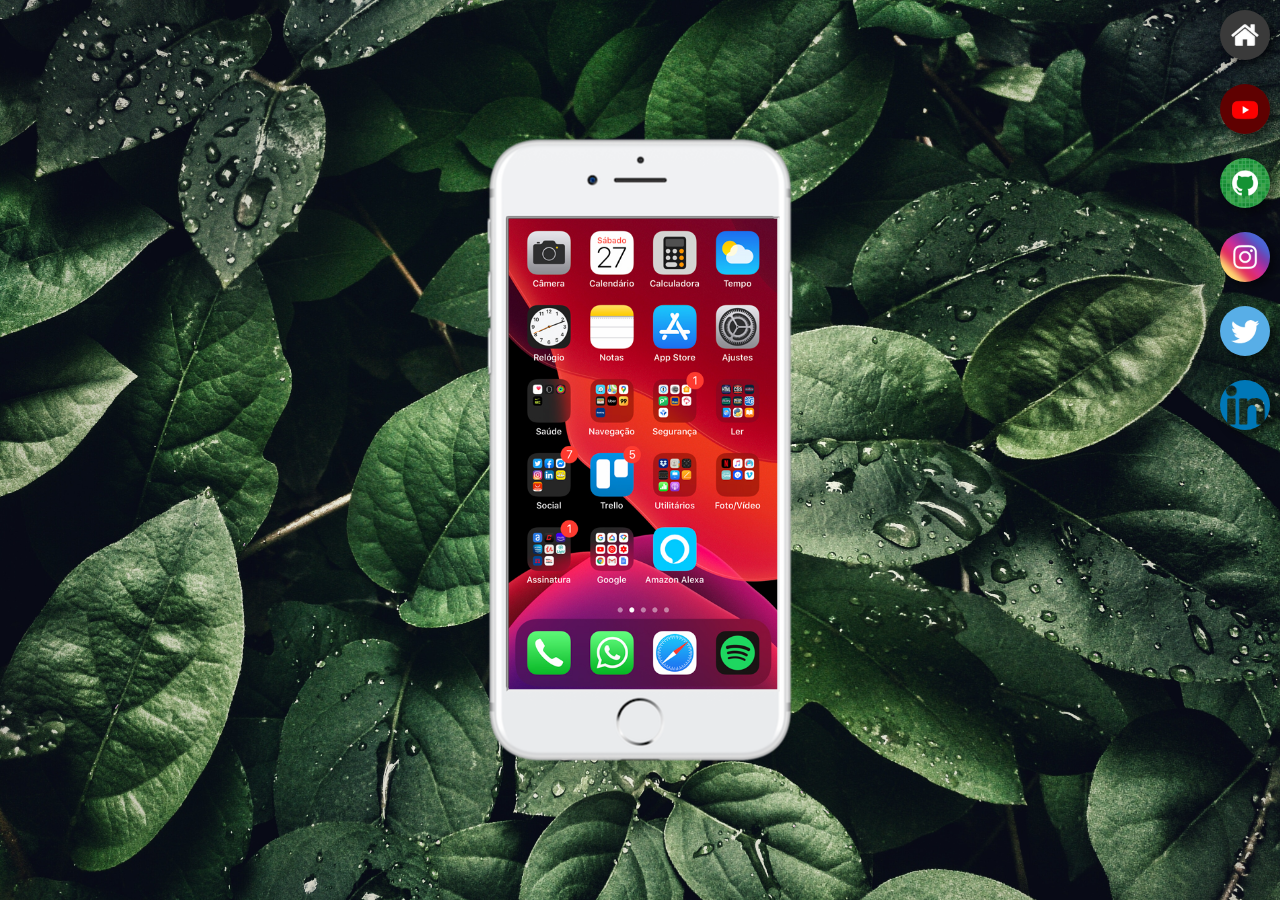
<file: index.html>
<!DOCTYPE html>
<html lang="pt-br">
<head>
    <meta charset="UTF-8">
    <meta name="viewport" content="width=device-width, initial-scale=1.0">
    <link rel="shortcut icon" href="favicon.ico" type="image/x-icon">
    <link rel="stylesheet" href="estilos/style.css">
    <title>Projeto Redes Sociais</title>
</head>
<body>
    <main>
        <section id="telefone">
            <!--carregar página home com iframe dentro-->
            <iframe src="home.html" name="tela" id="tela"></iframe>
        </section>
        <section id="redes-sociais">
            <a href="home.html" target="tela"><img src="imagens/logo-home.jpg" alt="Home"></a><br>
            <a href="youtube.html" target="tela"><img src="imagens/logo-youtube.jpg" alt="Youtube"></a><br>
            <a href="github.html" target="tela"><img src="imagens/logo-github.jpg" alt="GitHub"></a><br>
            <a href="instagram.html" target="tela"><img src="imagens/logo-instagram.jpg" alt="logo-instagram"></a><br>
            <a href="twitter.html" target="tela"><img src="imagens/logo-twitter.jpg" alt="Twitter"></a><br>
            <a href="linkedin.html" target="tela"><img src="imagens/logo-linkedin.png" alt="Linkedin"></a>
        </section>
    </main>    
</body>
</html>
</file>
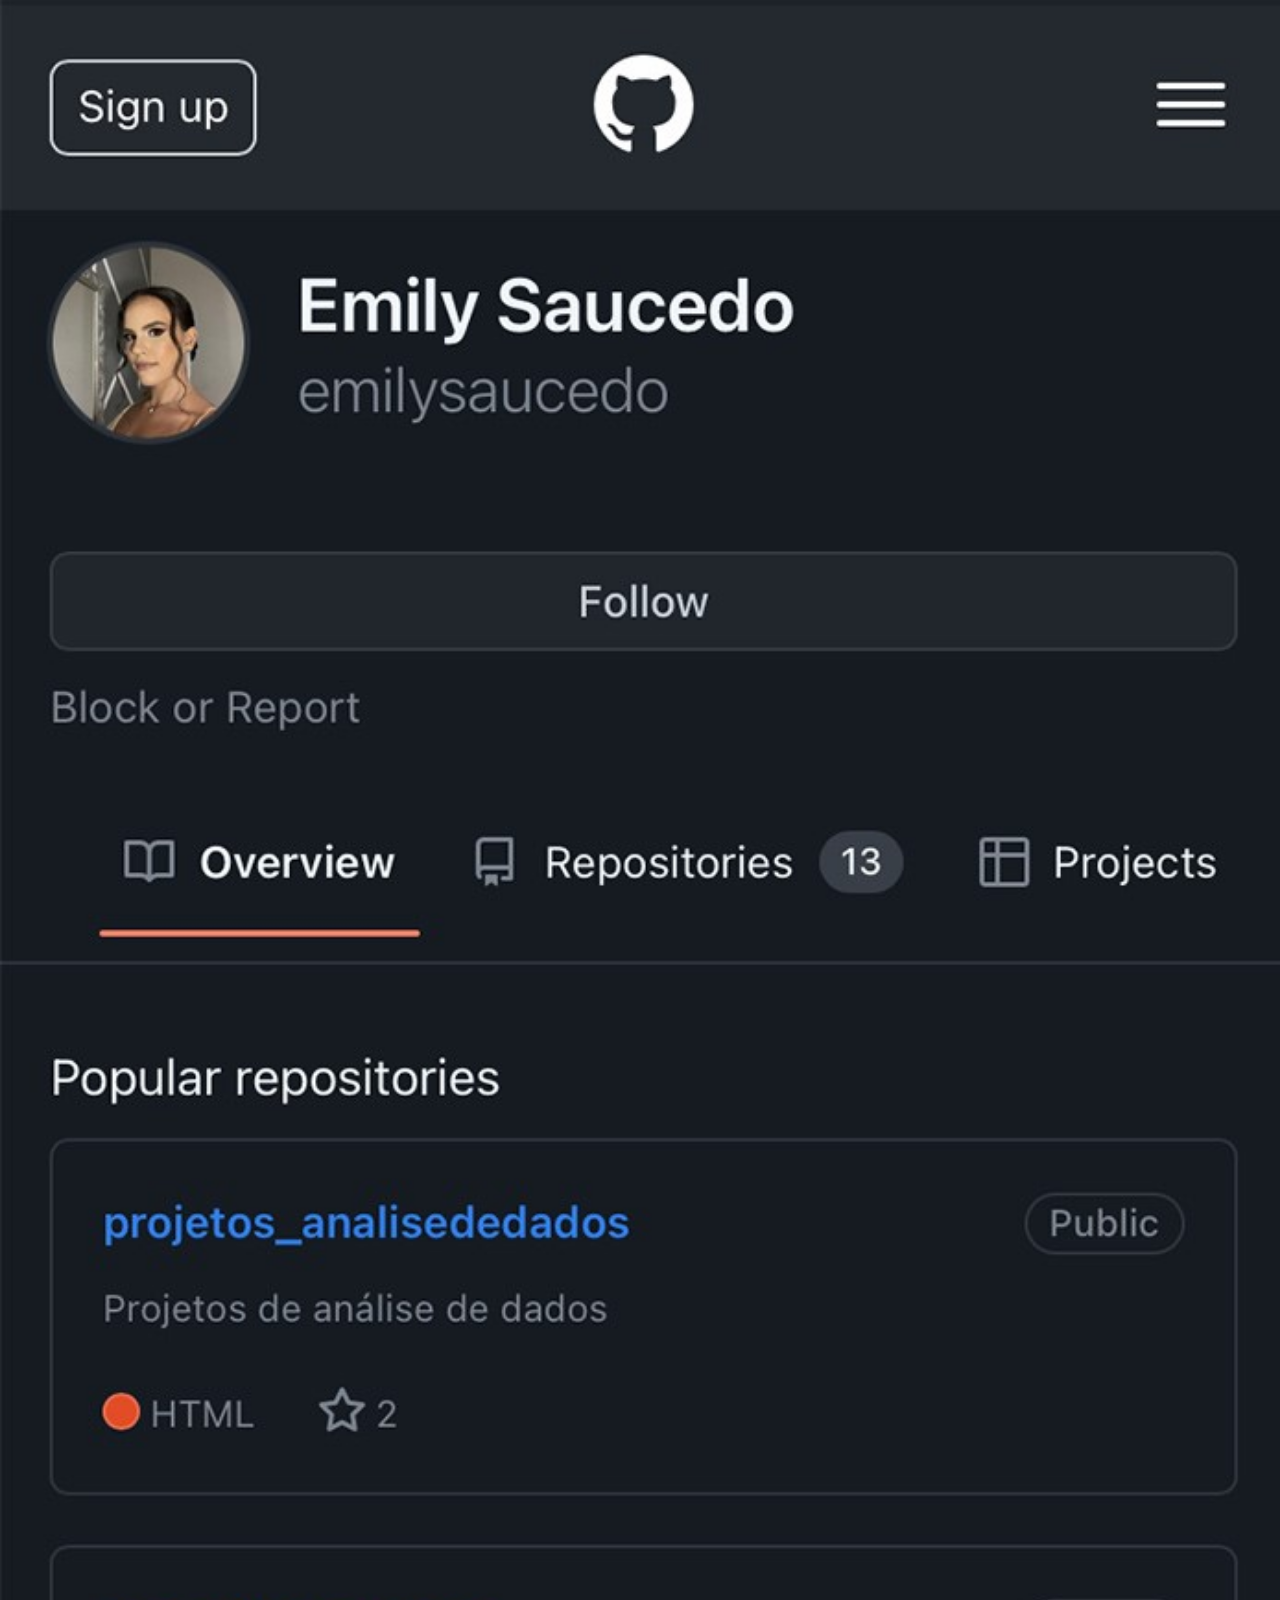
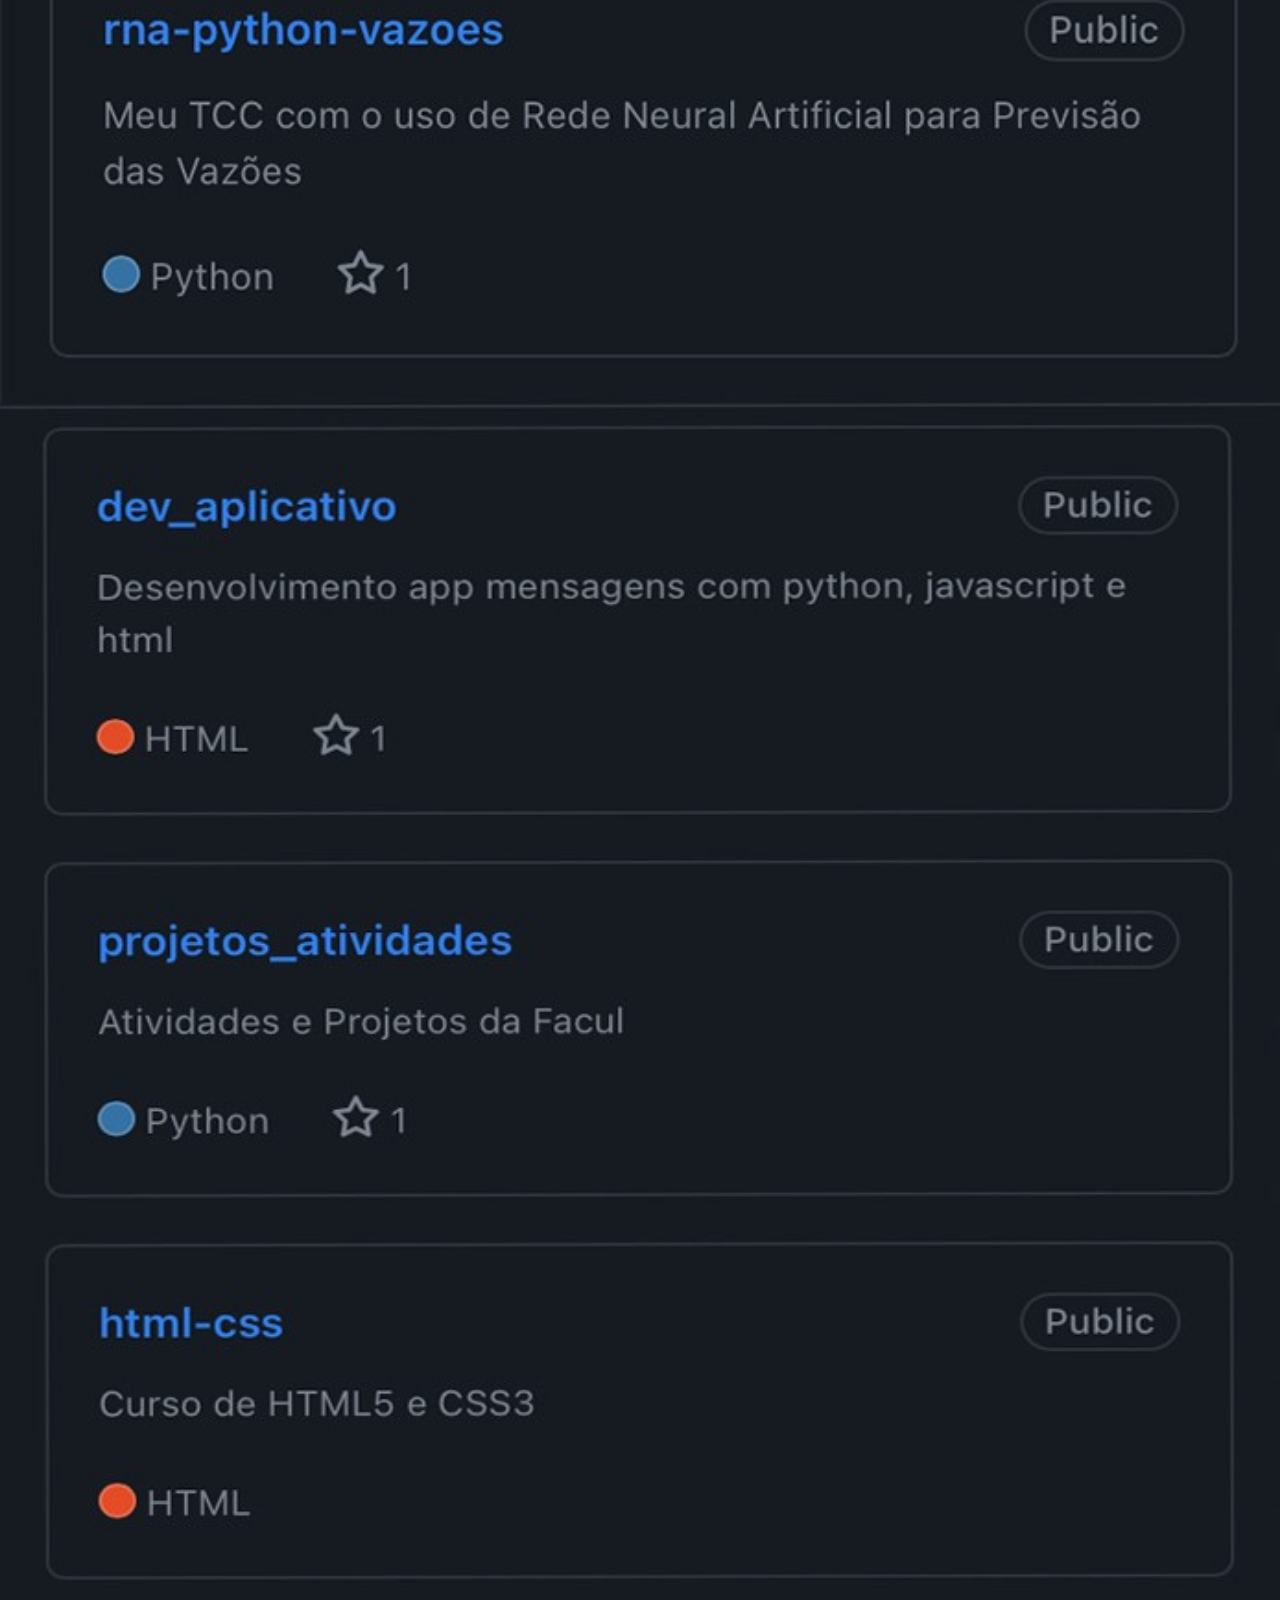
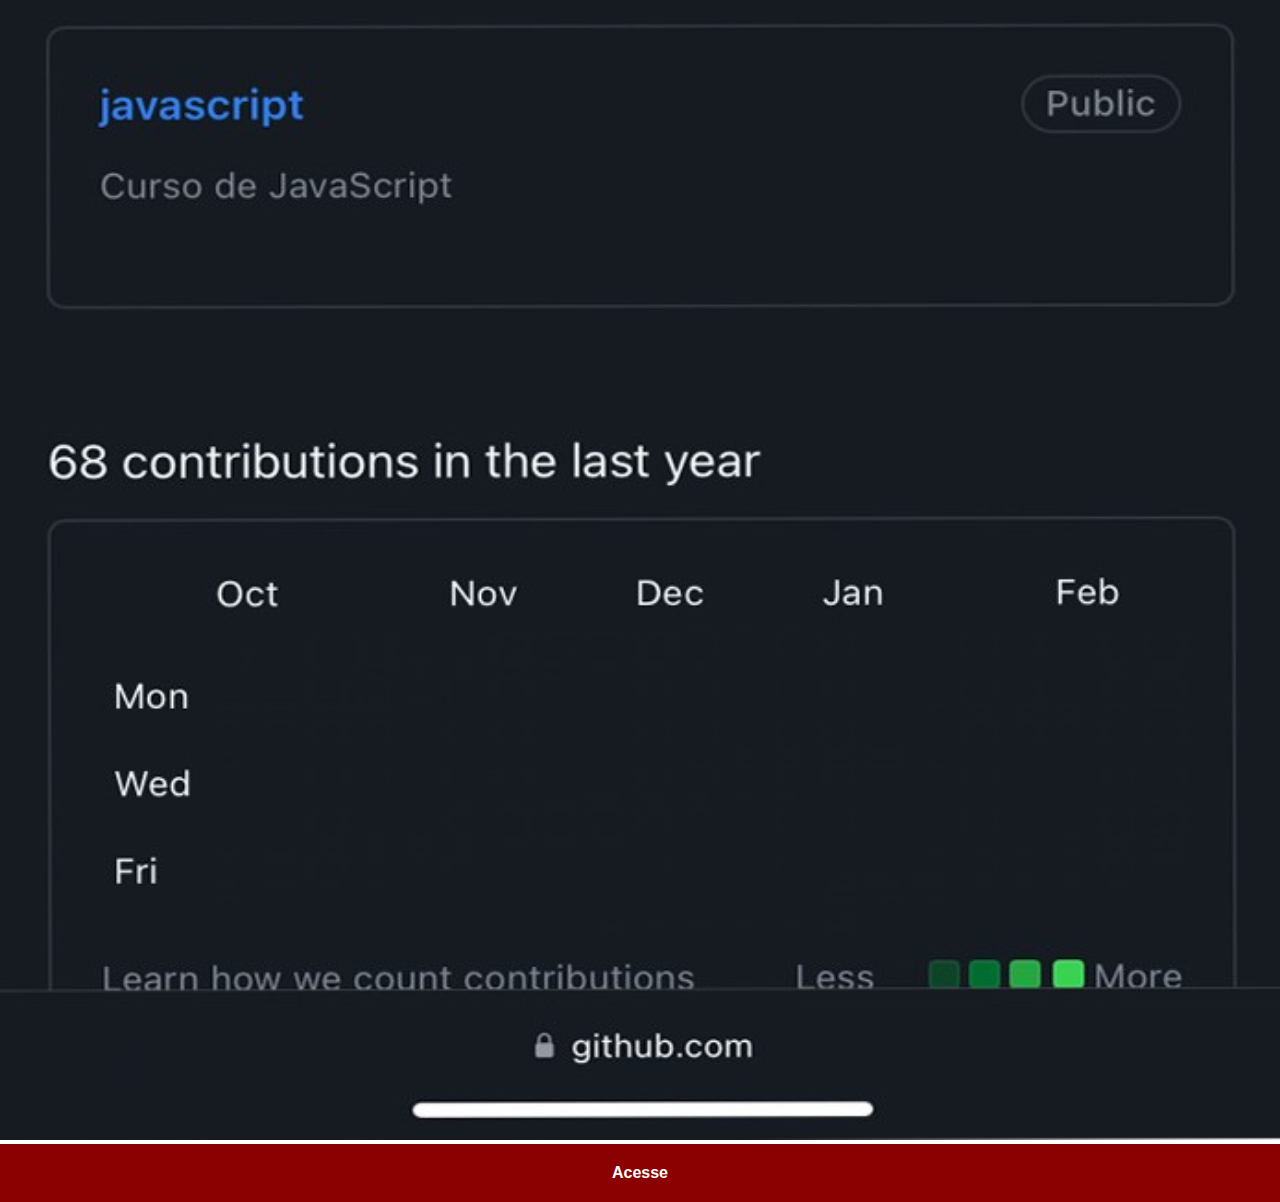
<file: github.html>
<!DOCTYPE html>
<html lang="pt-br">
<head>
    <meta charset="UTF-8">
    <meta name="viewport" content="width=device-width, initial-scale=1.0">
    <title>GitHub</title>
    <link rel="stylesheet" href="estilos/social.css">
</head>
<body>
    <img src="imagens/pagina-github.jpg" alt="GitHub"> 
    <a href="https://github.com/emilysaucedo" target="_blank">Acesse</a>   
</body>
</html>
</file>
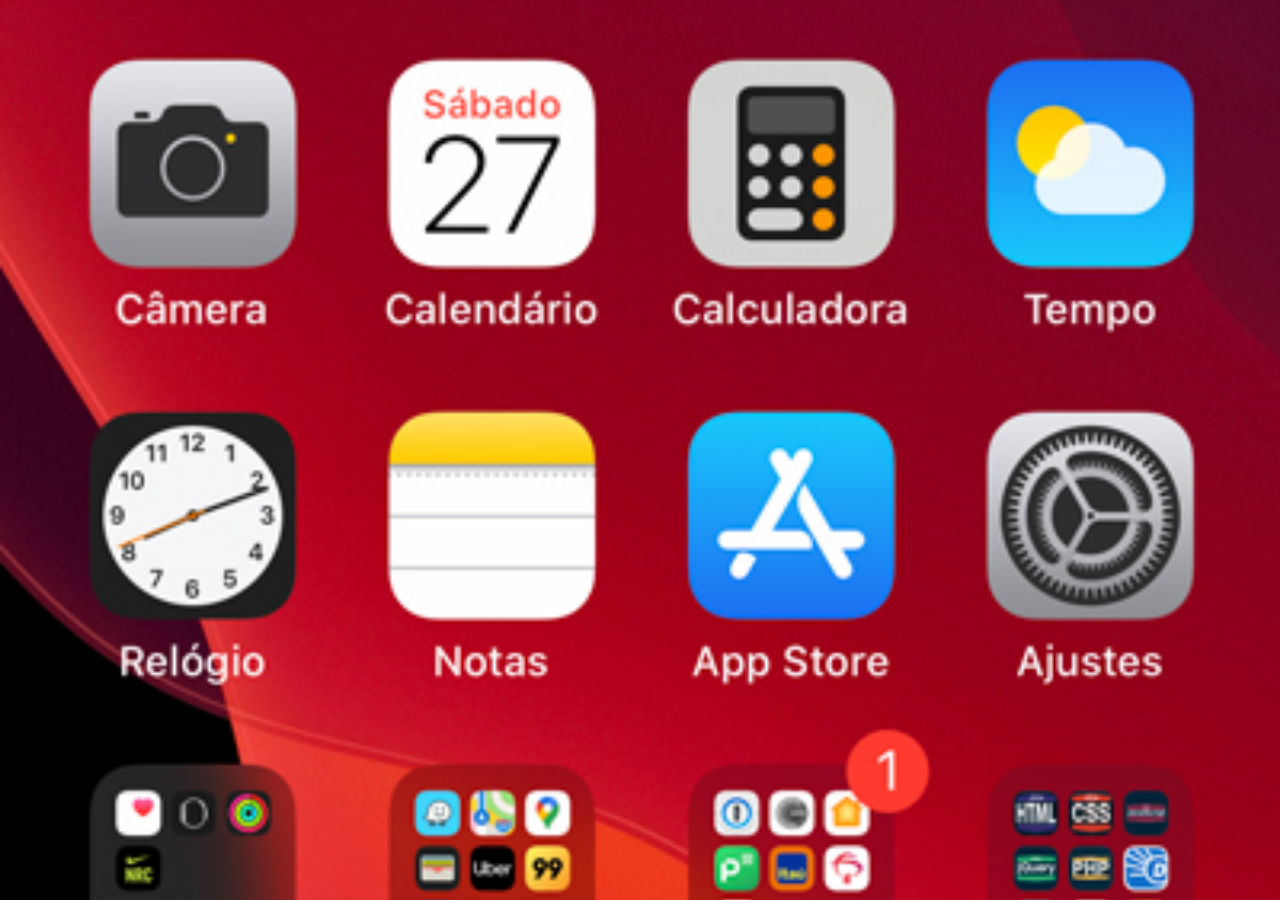
<file: home.html>
<!DOCTYPE html>
<html lang="pt-br">
<head>
    <meta charset="UTF-8">
    <meta name="viewport" content="width=device-width, initial-scale=1.0">
    <title>Página do Iphone</title>
</head>
<style>
    * {
        margin: 0px;
        padding: 0px;
    }

    body {
        width: 100vw;
        height: 100vh;
        background: url('/imagens/tela-home.jpg') no-repeat top center;
        background-size: cover;
    }
</style>
<body>
    
</body>
</html>
</file>
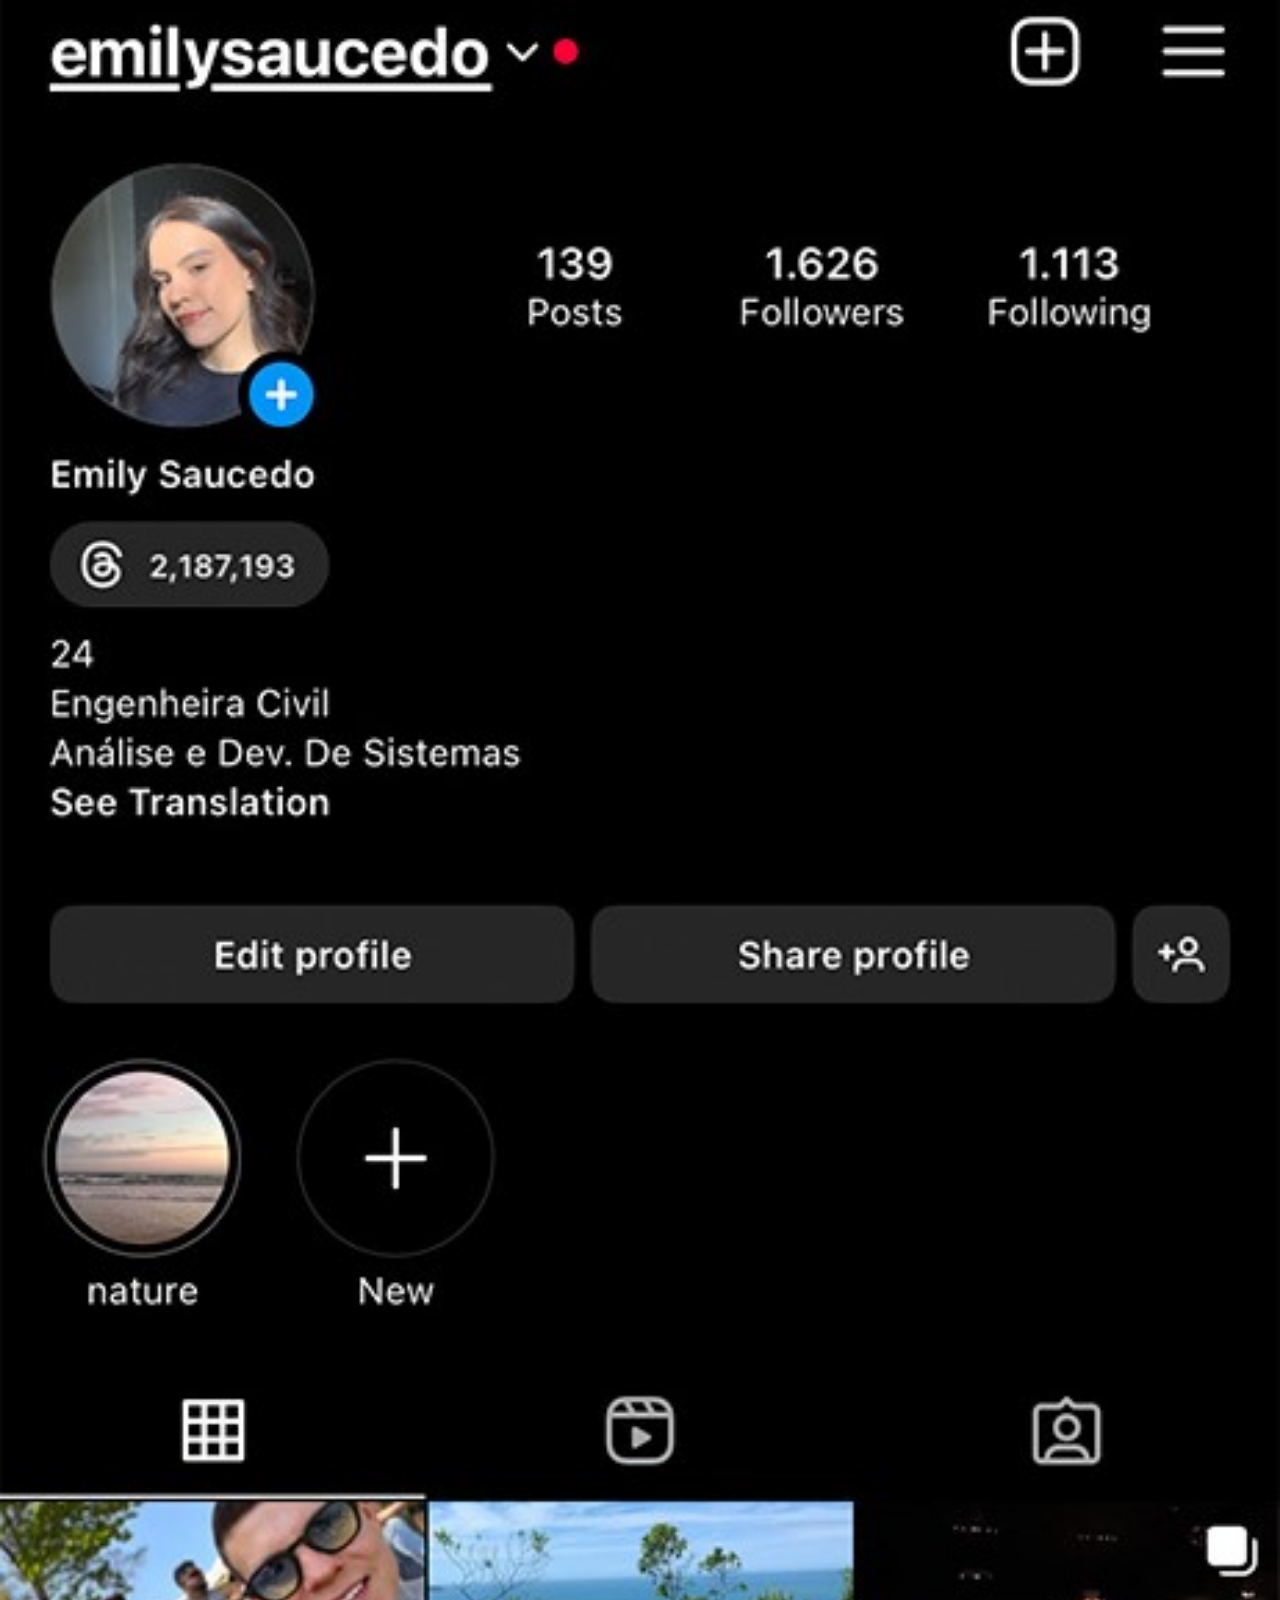
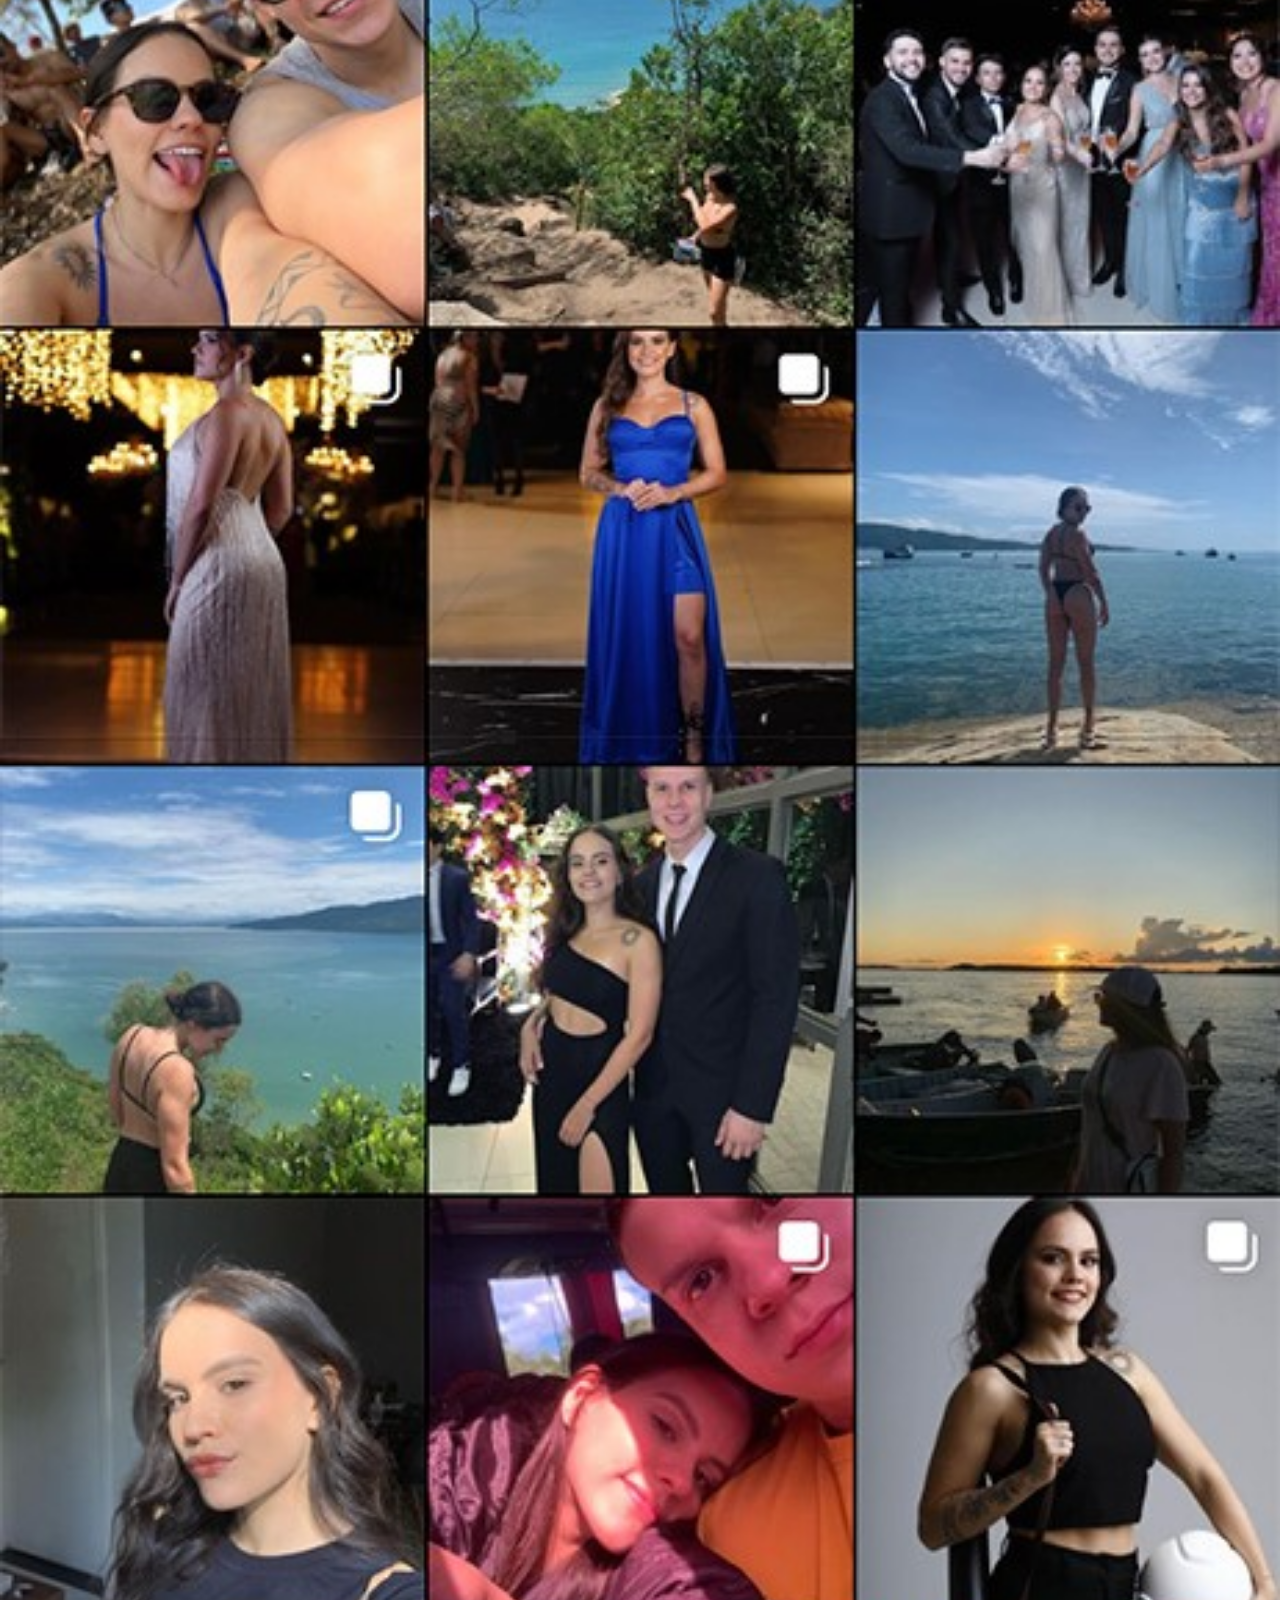
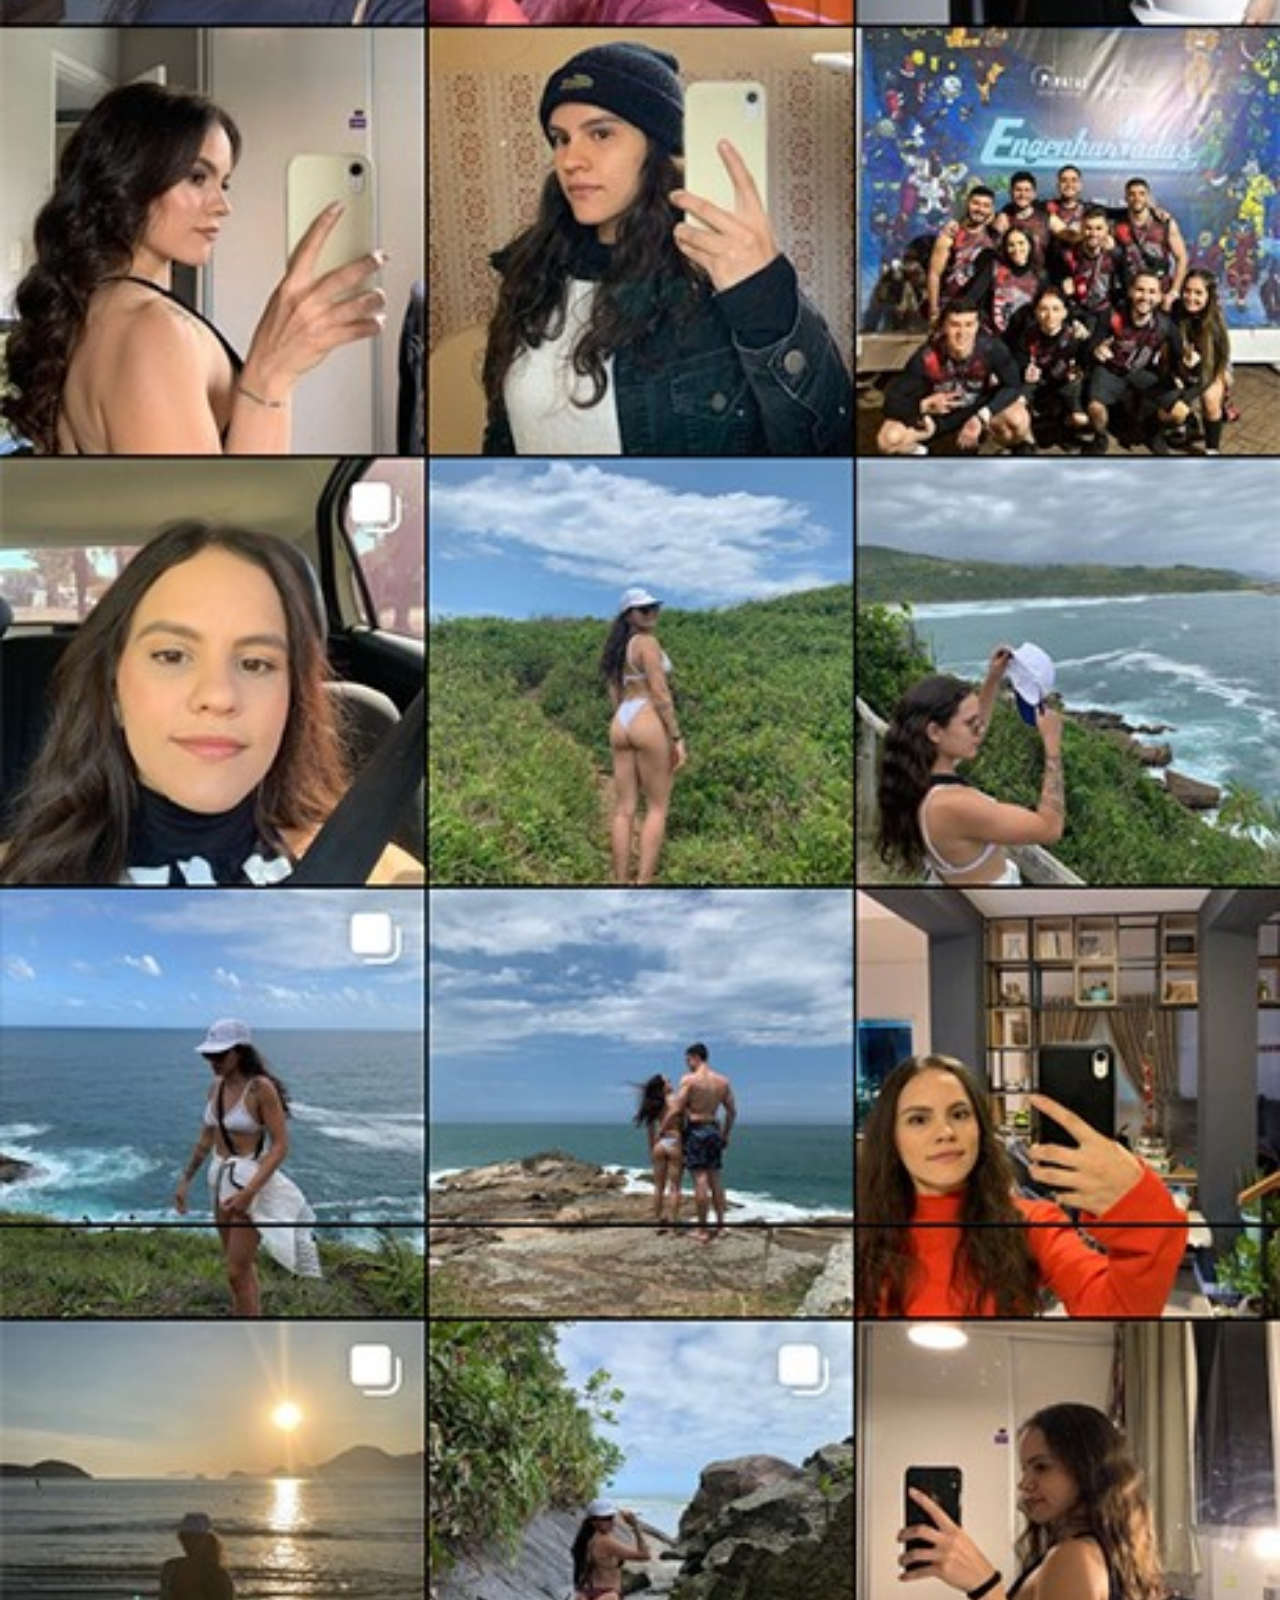
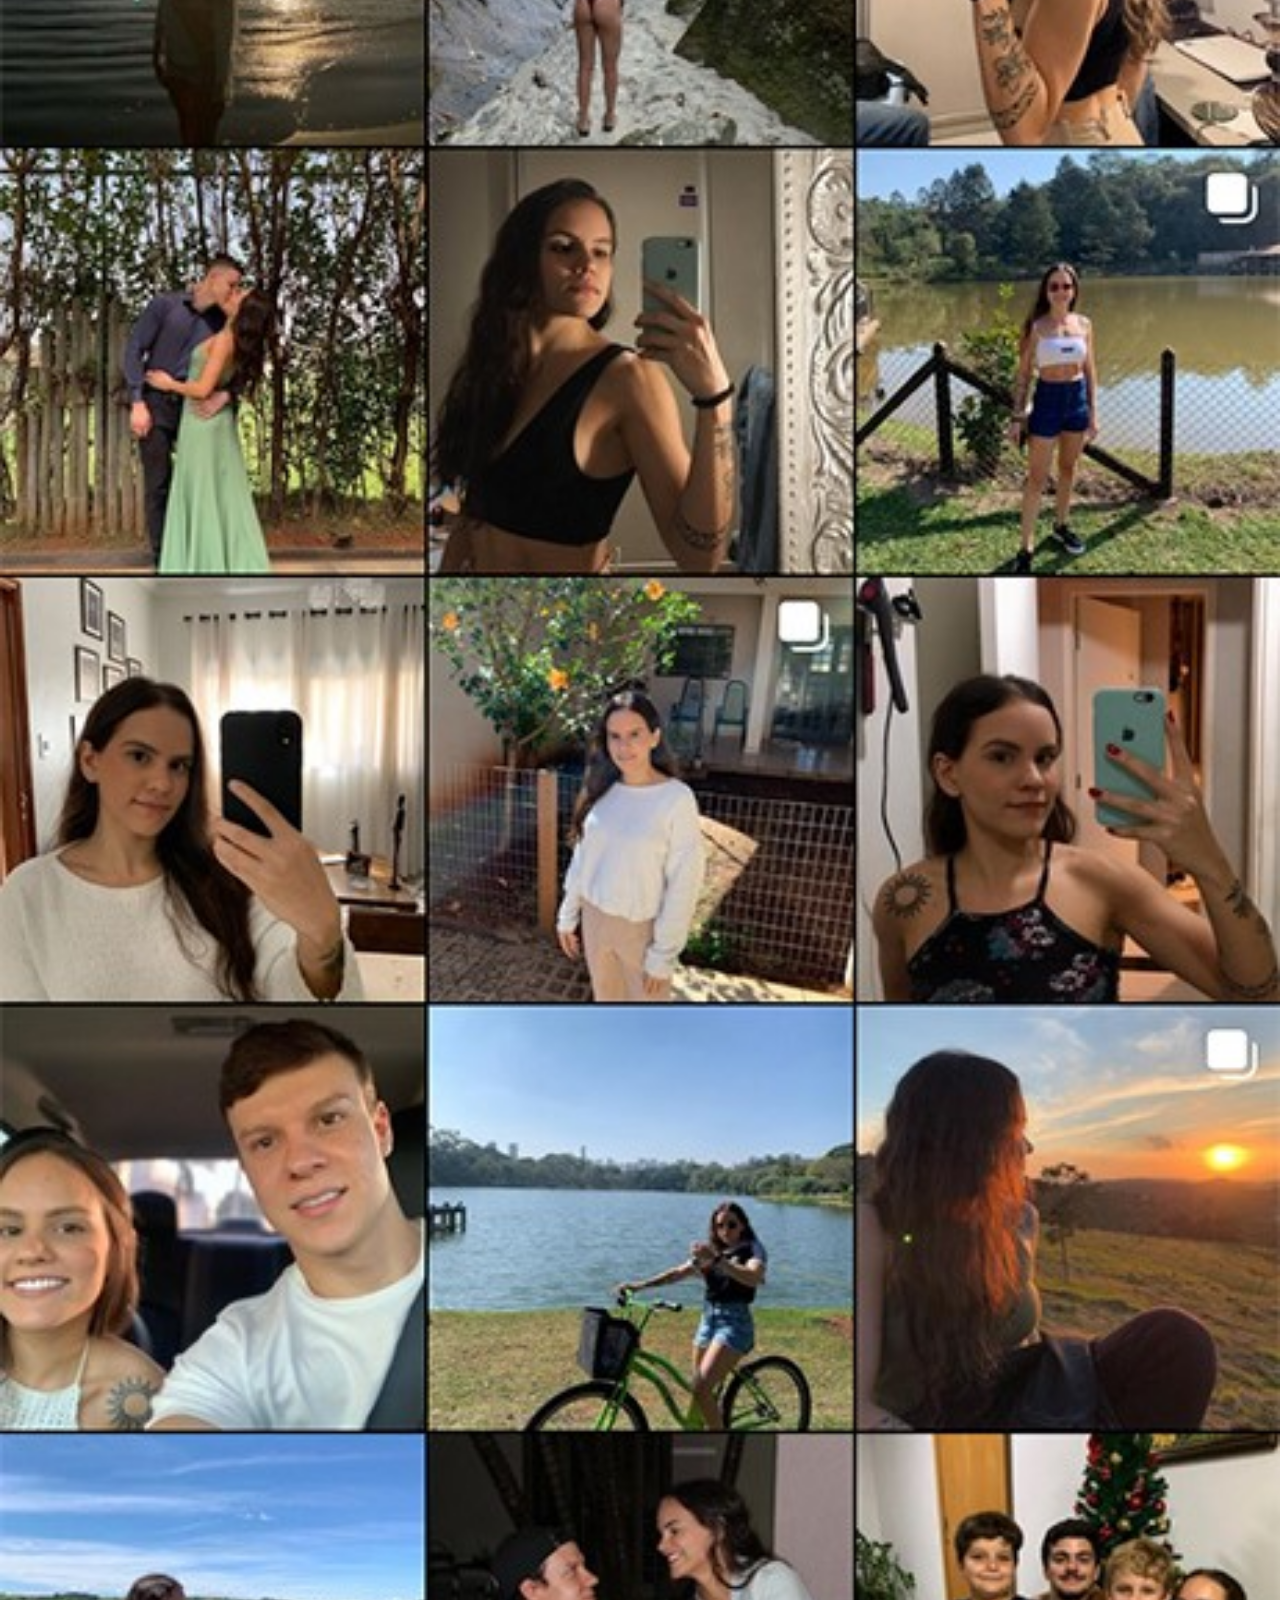
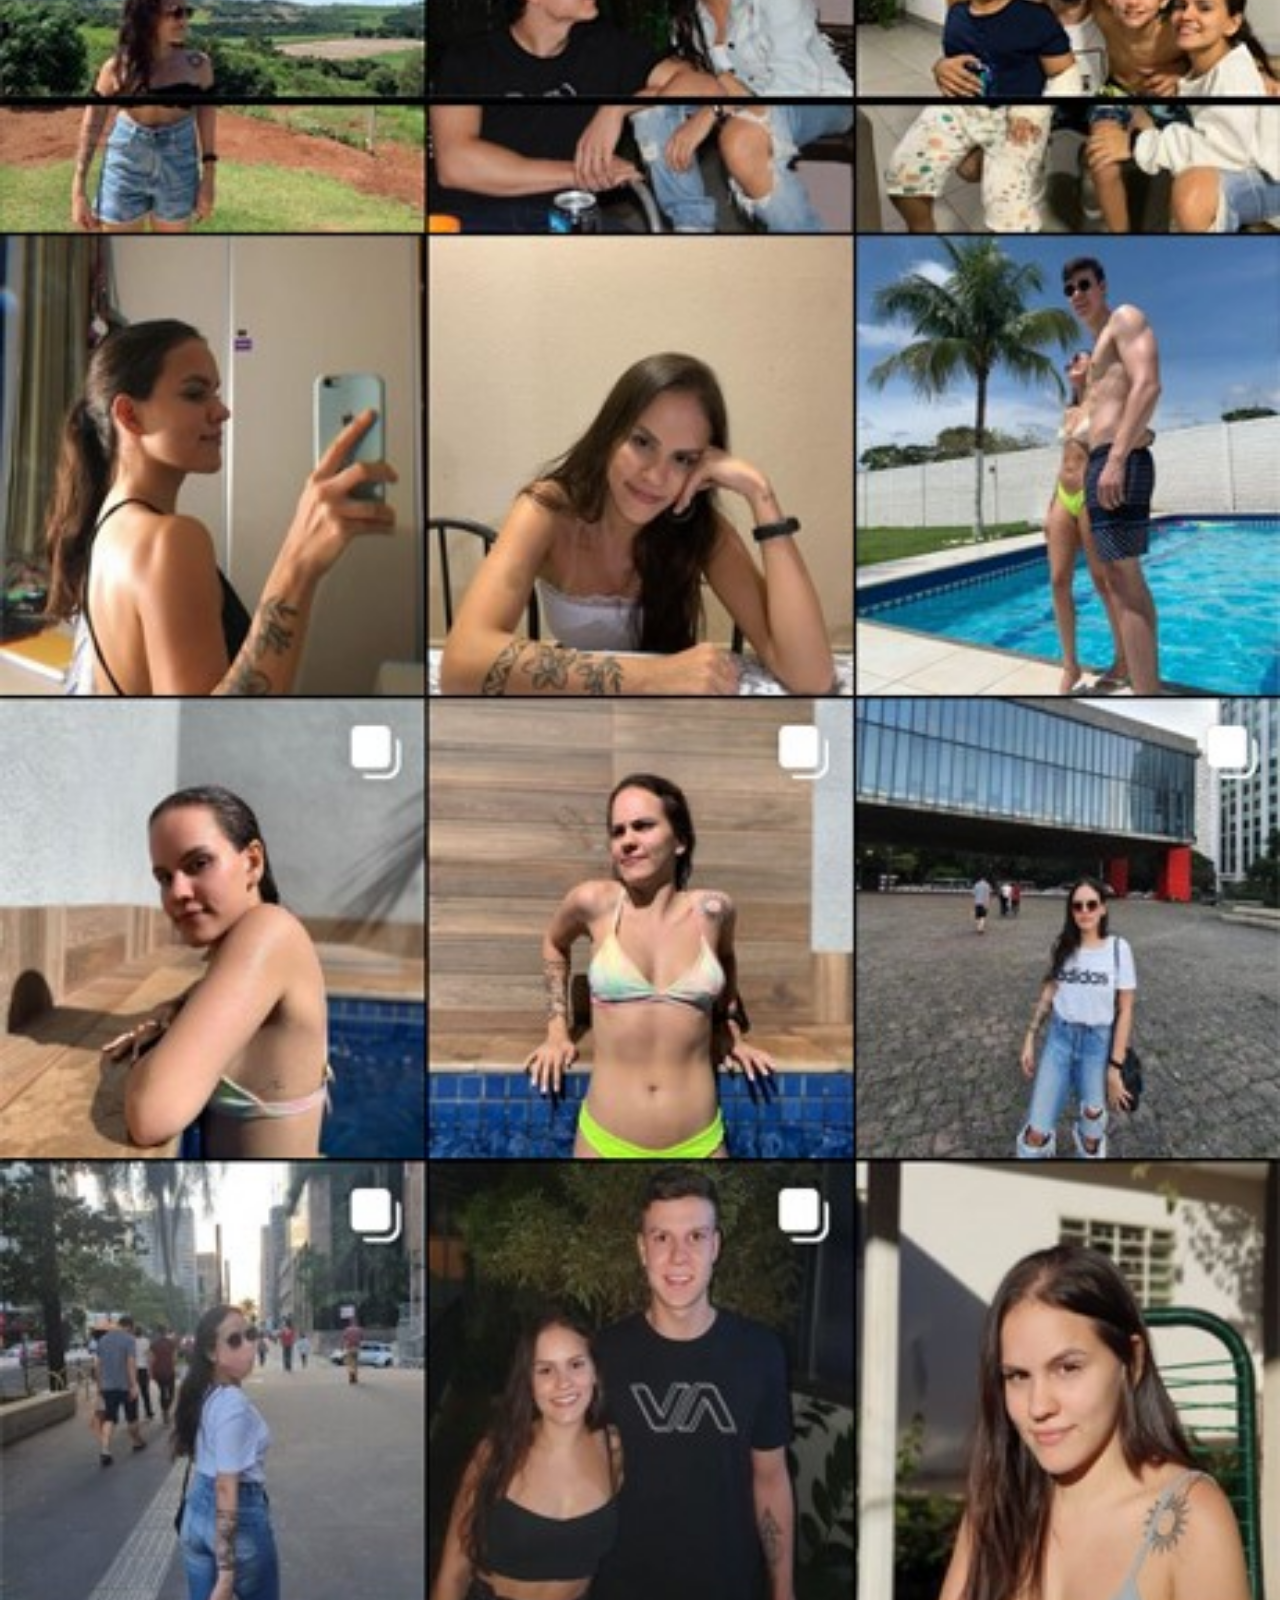
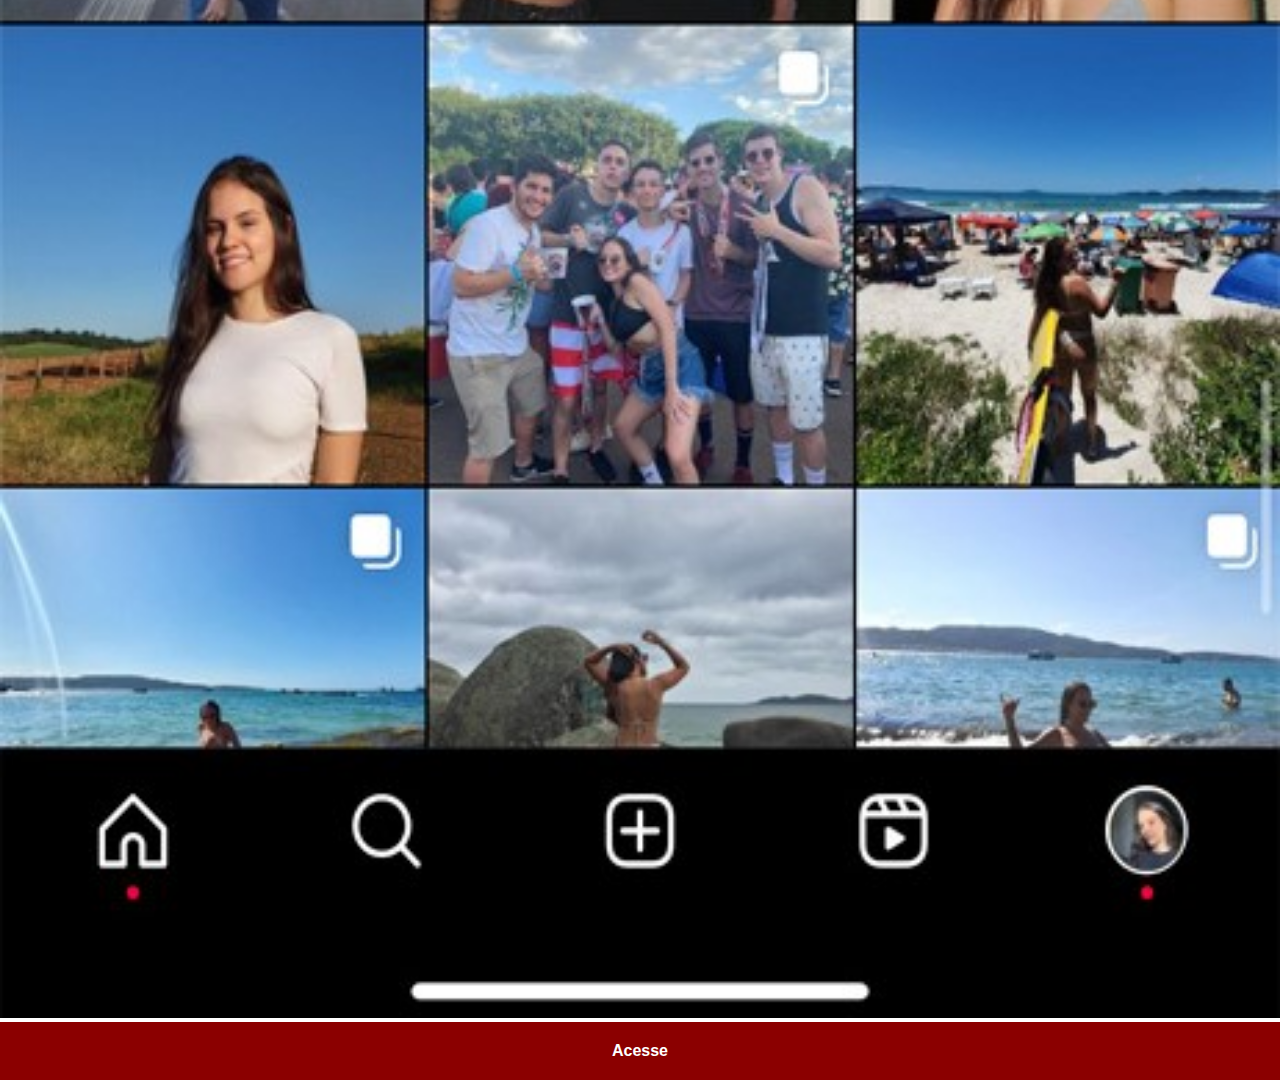
<file: instagram.html>
<!DOCTYPE html>
<html lang="pt-br">
<head>
    <meta charset="UTF-8">
    <meta name="viewport" content="width=device-width, initial-scale=1.0">
    <title>Instagram</title>
    <link rel="stylesheet" href="estilos/social.css">
</head>
<body>
    <img src="imagens/pagina-insta.jpg" alt="Instagram">
    <a href="https://www.instagram.com/emilysaucedo" target="_blank">Acesse</a>
</body>
</html>
</file>
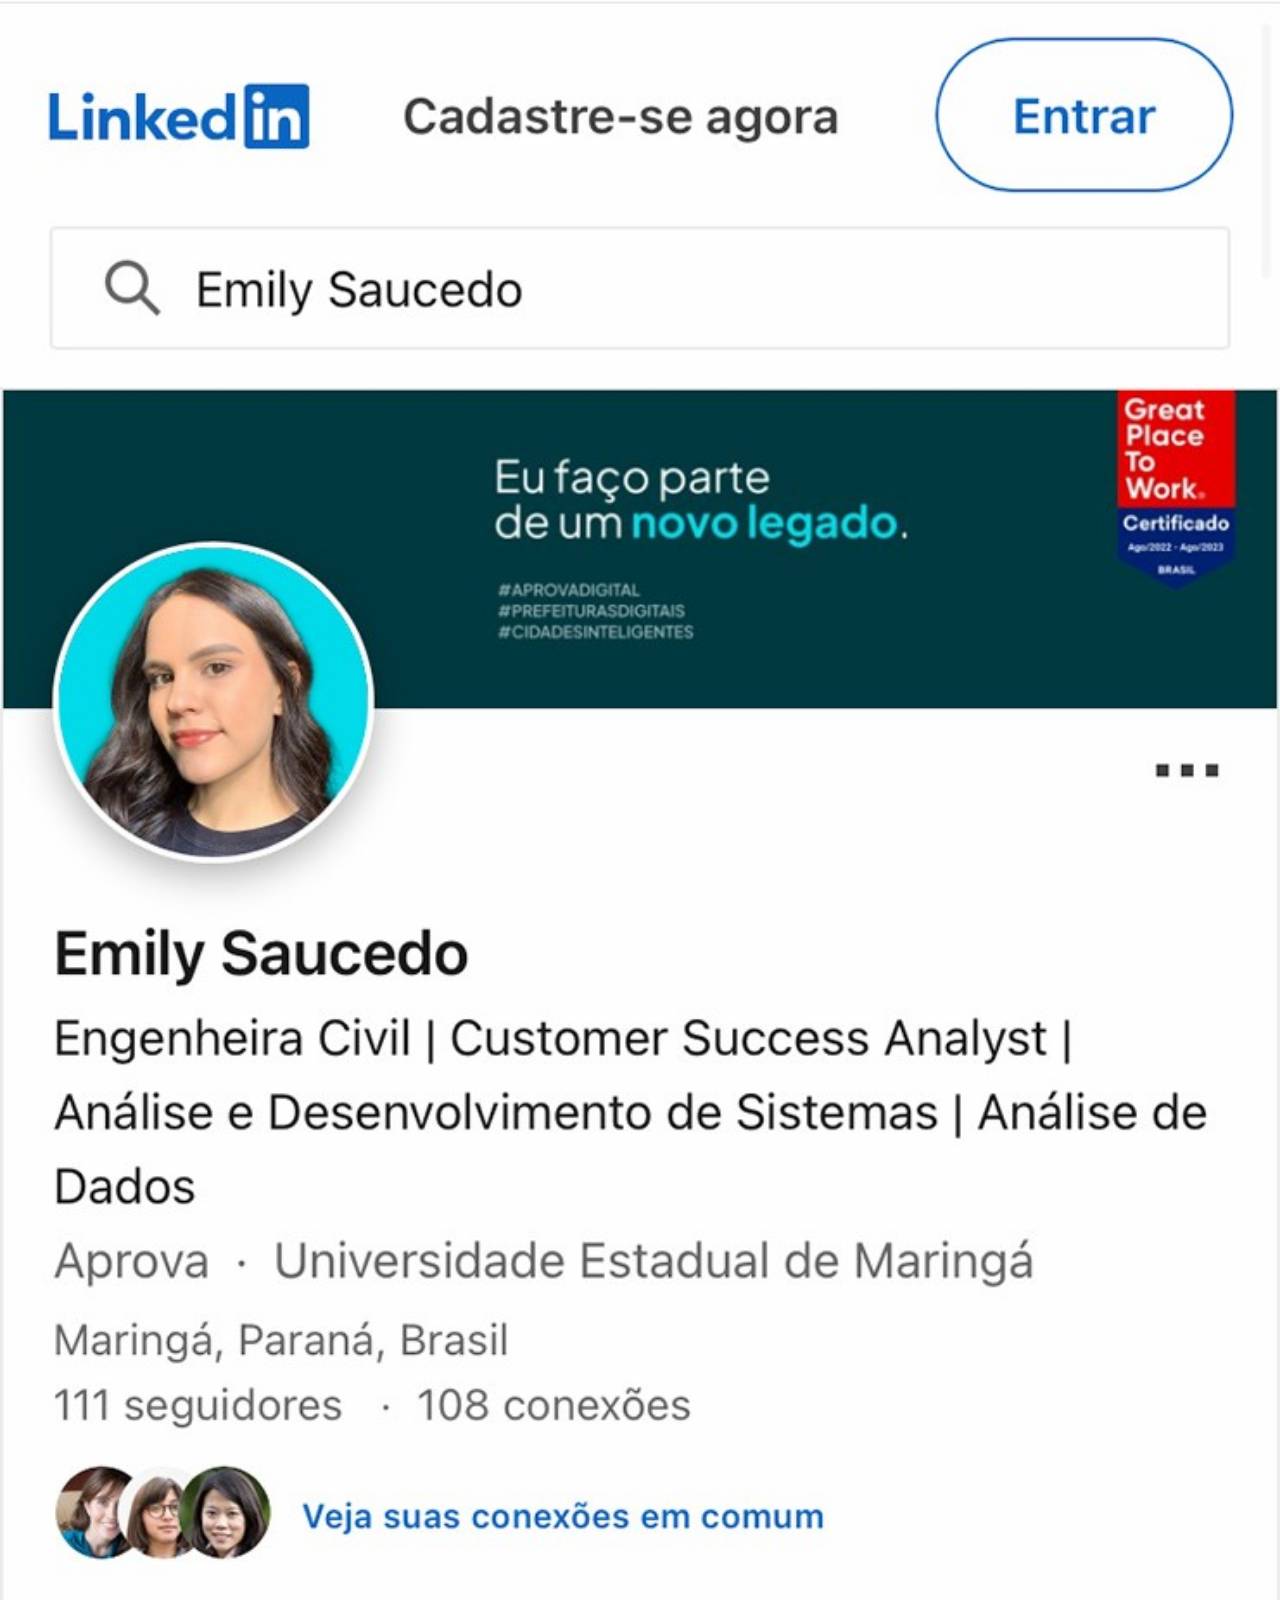
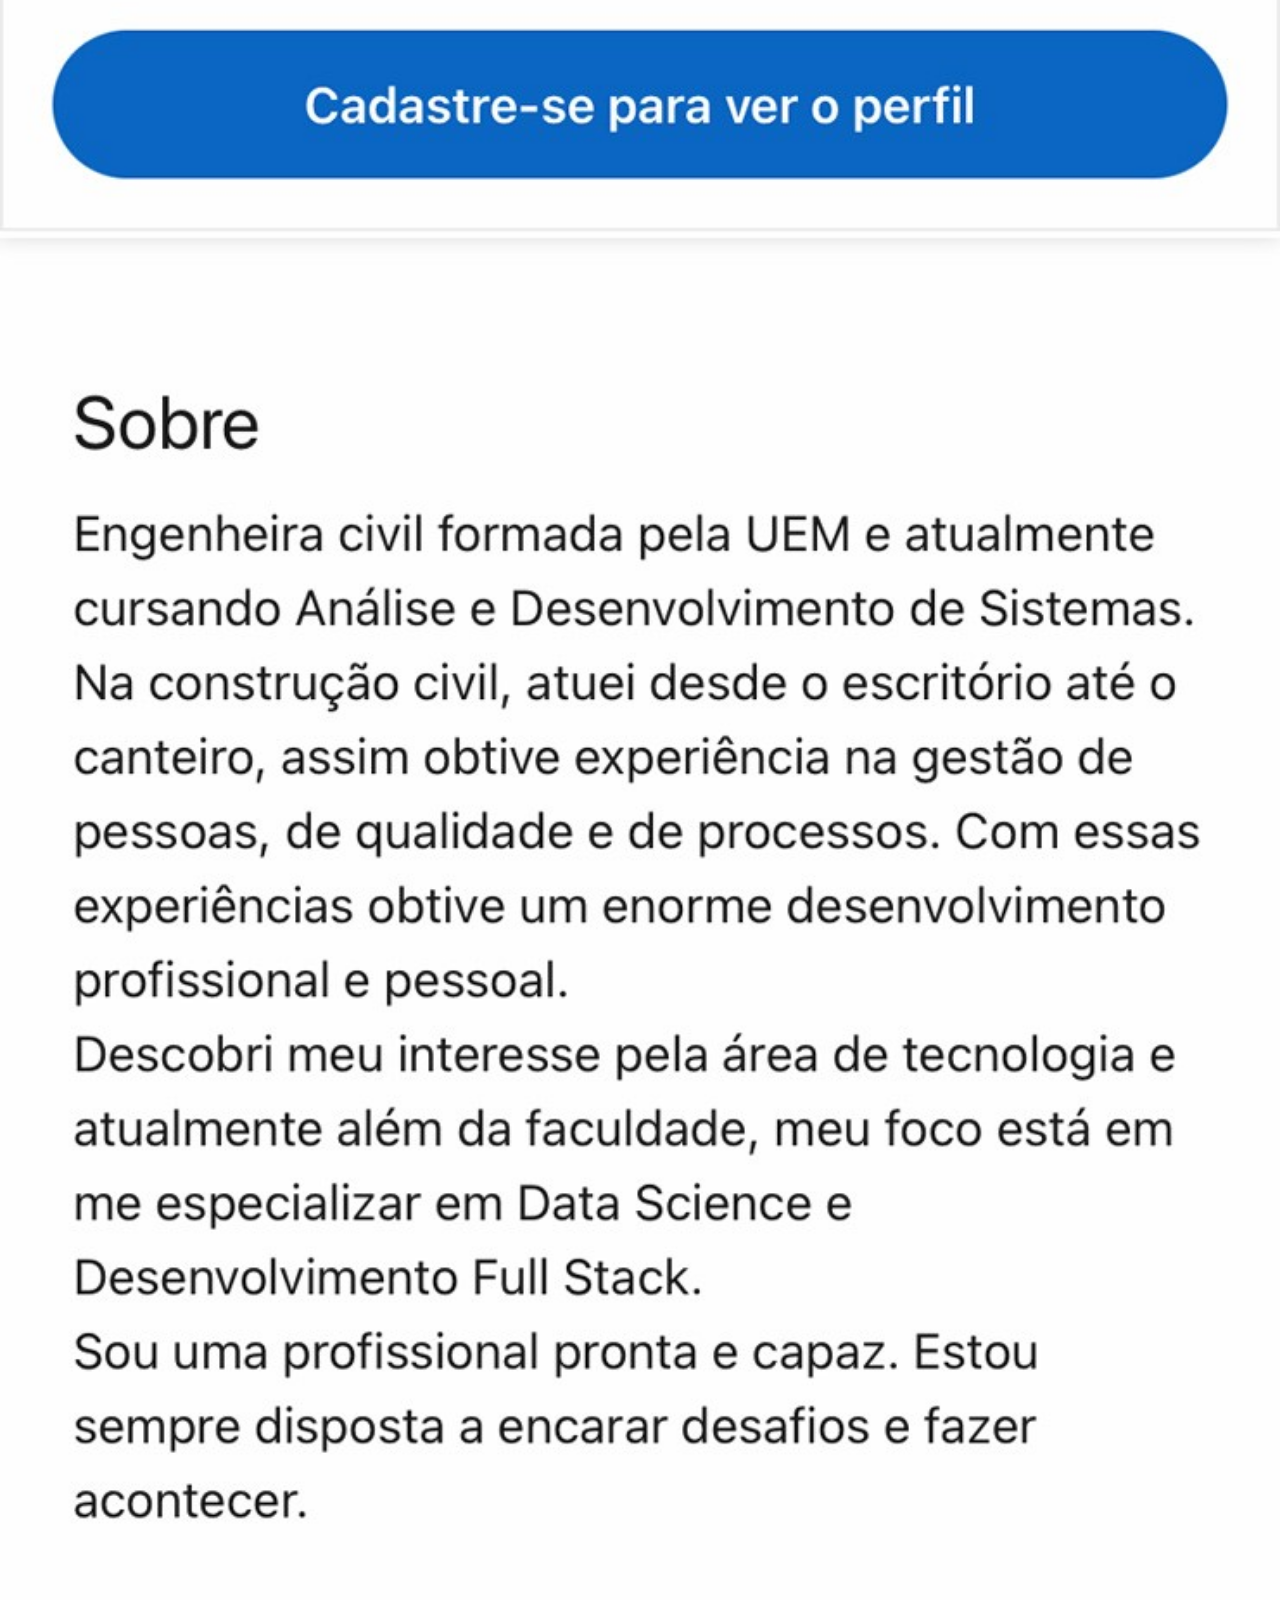
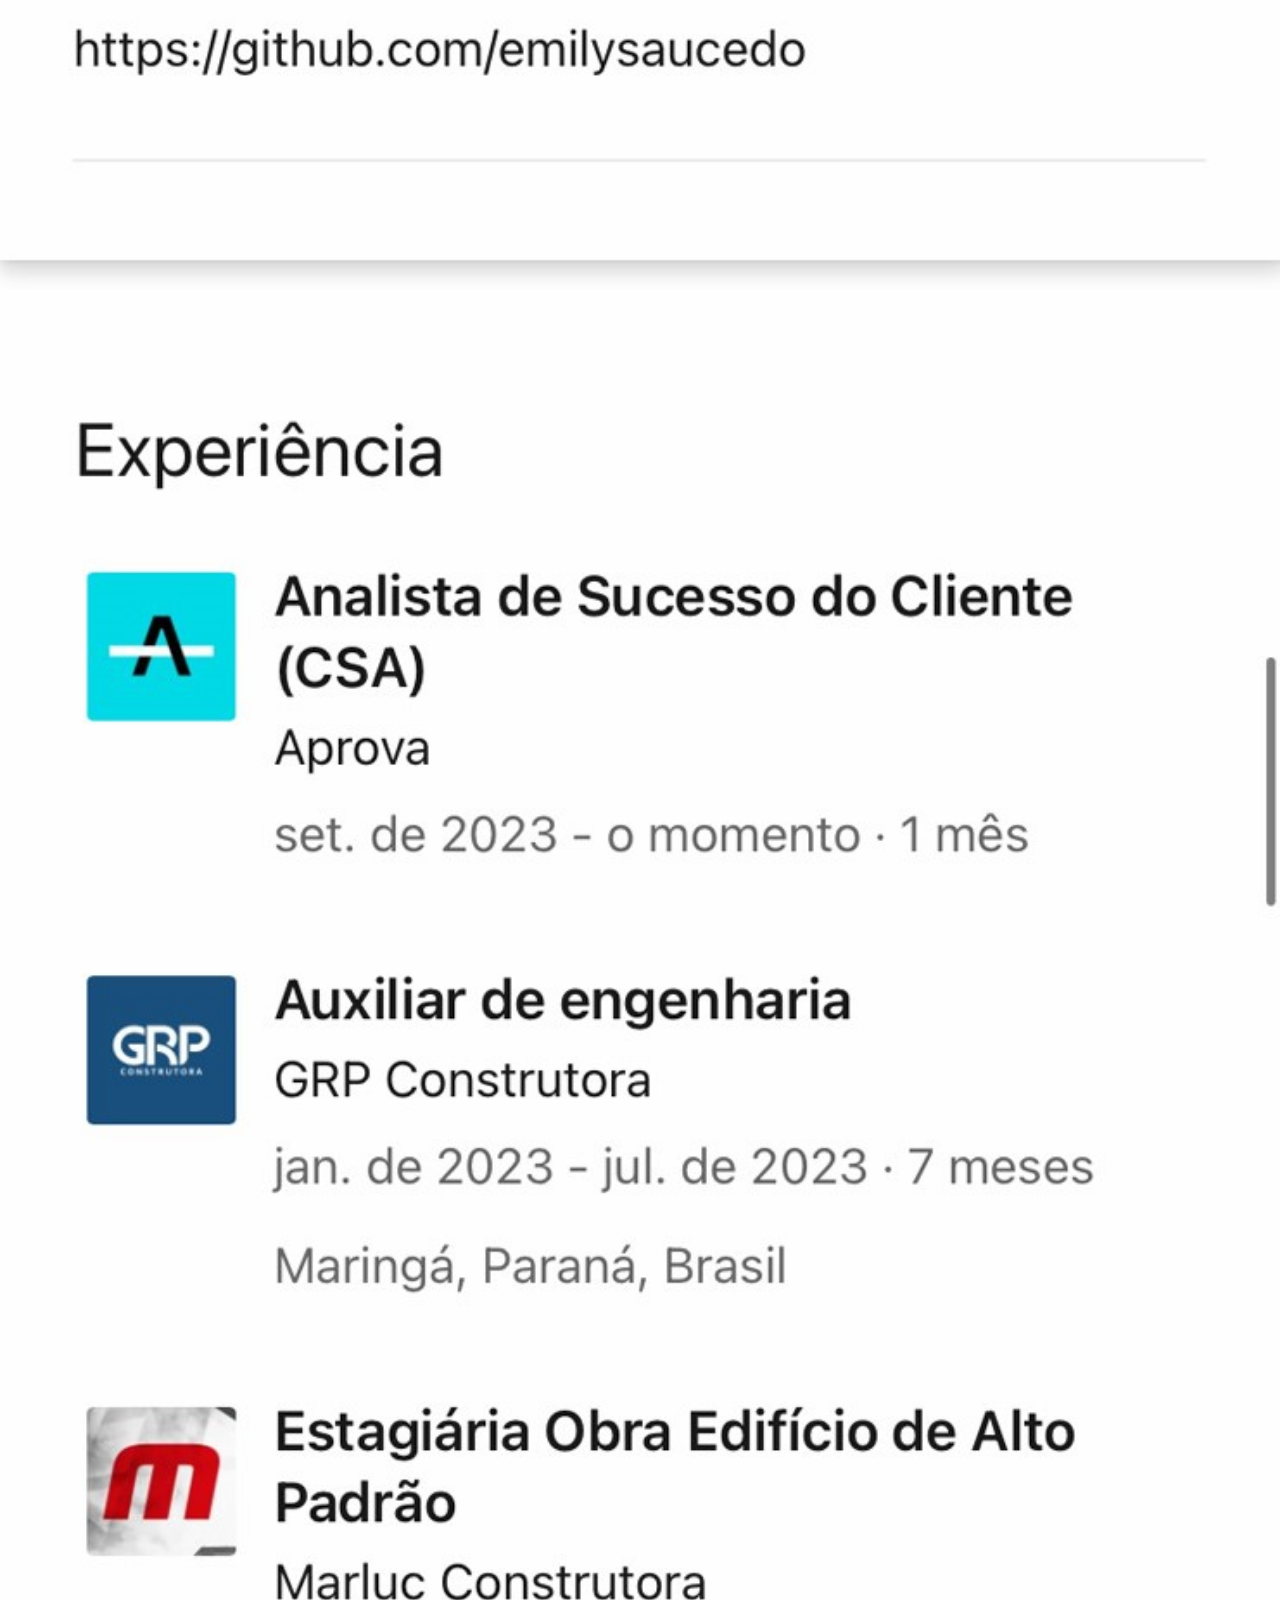
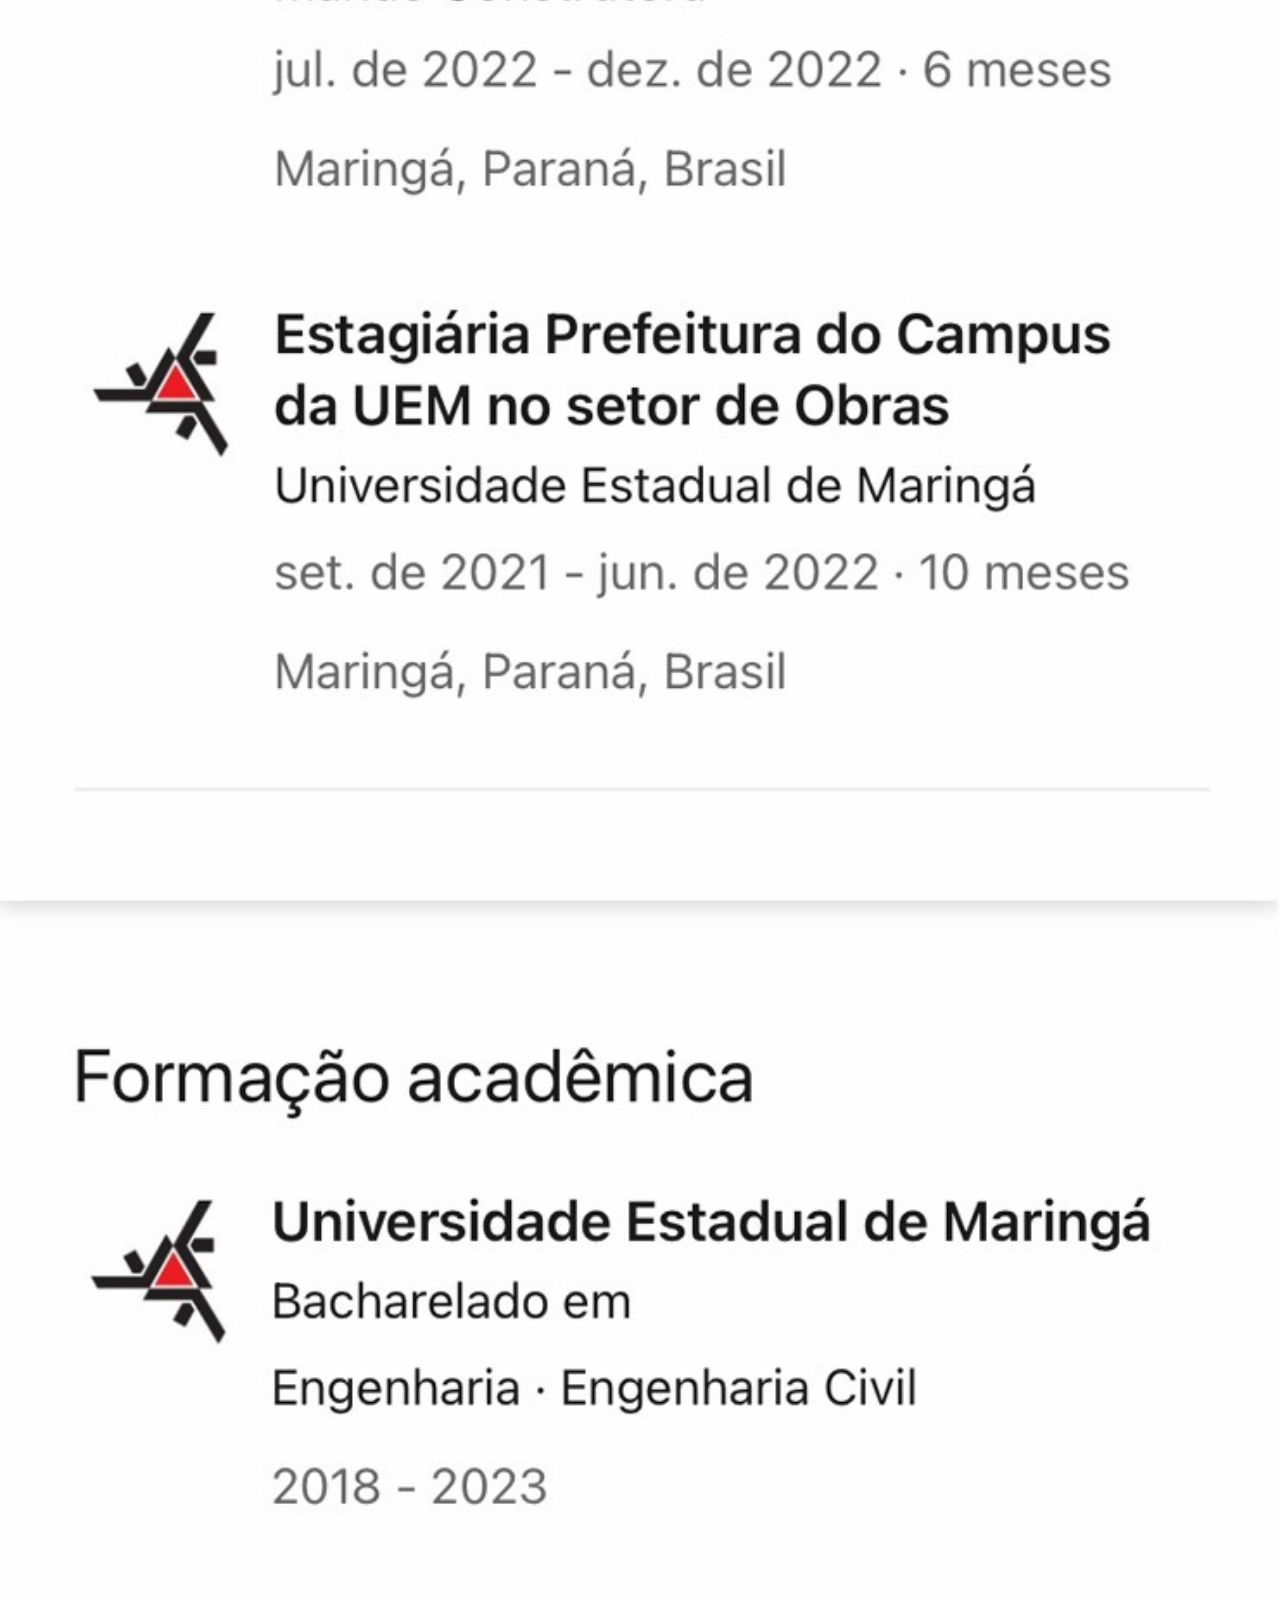
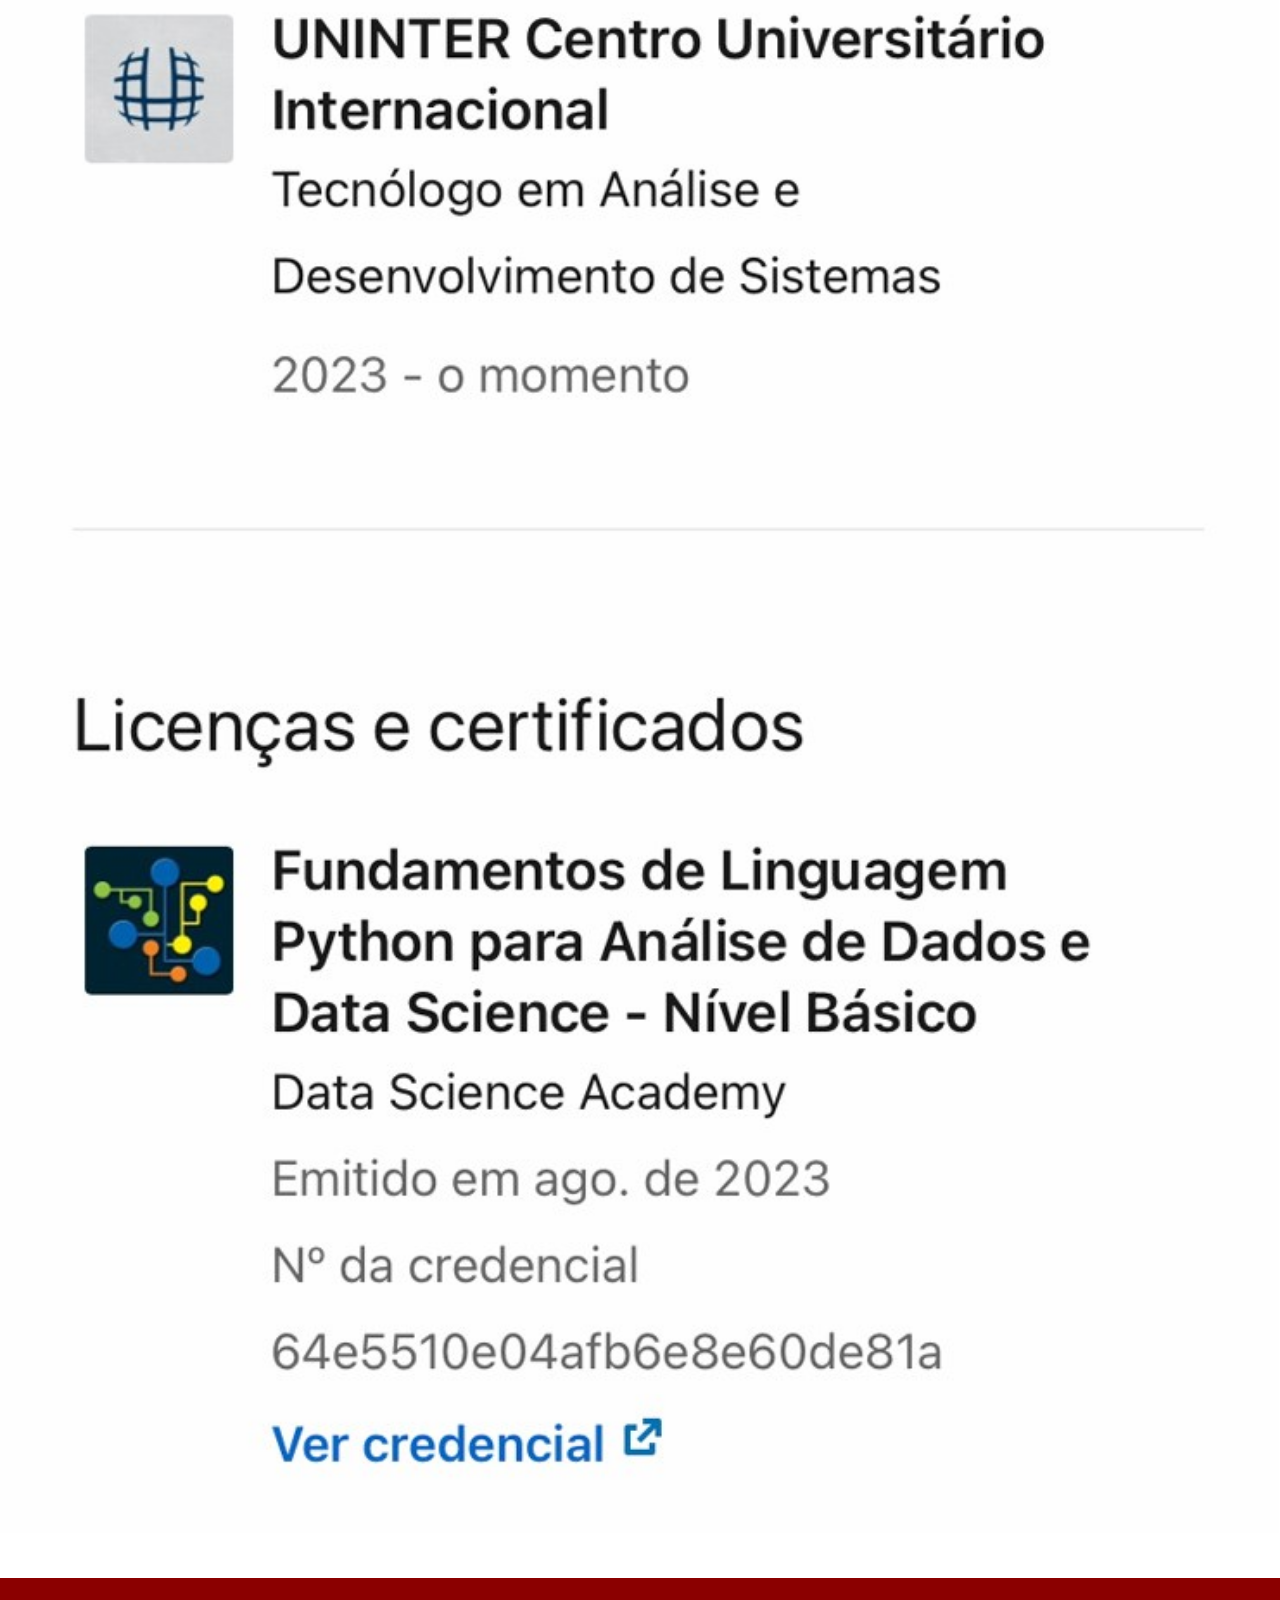
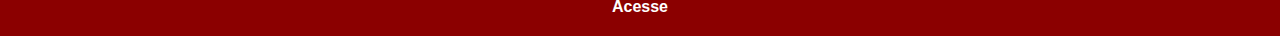
<file: linkedin.html>
<!DOCTYPE html>
<html lang="pt-br">
<head>
    <meta charset="UTF-8">
    <meta name="viewport" content="width=device-width, initial-scale=1.0">
    <title>Linkedin</title>
    <link rel="stylesheet" href="estilos/social.css">
</head>
<body>
    <img src="imagens/pagina-linkedin.jpg" alt="Linkedin">
    <a href="https://www.linkedin.com/in/emily-saucedo-b33778215/" target="_blank">Acesse</a>
</body>
</html>
</file>
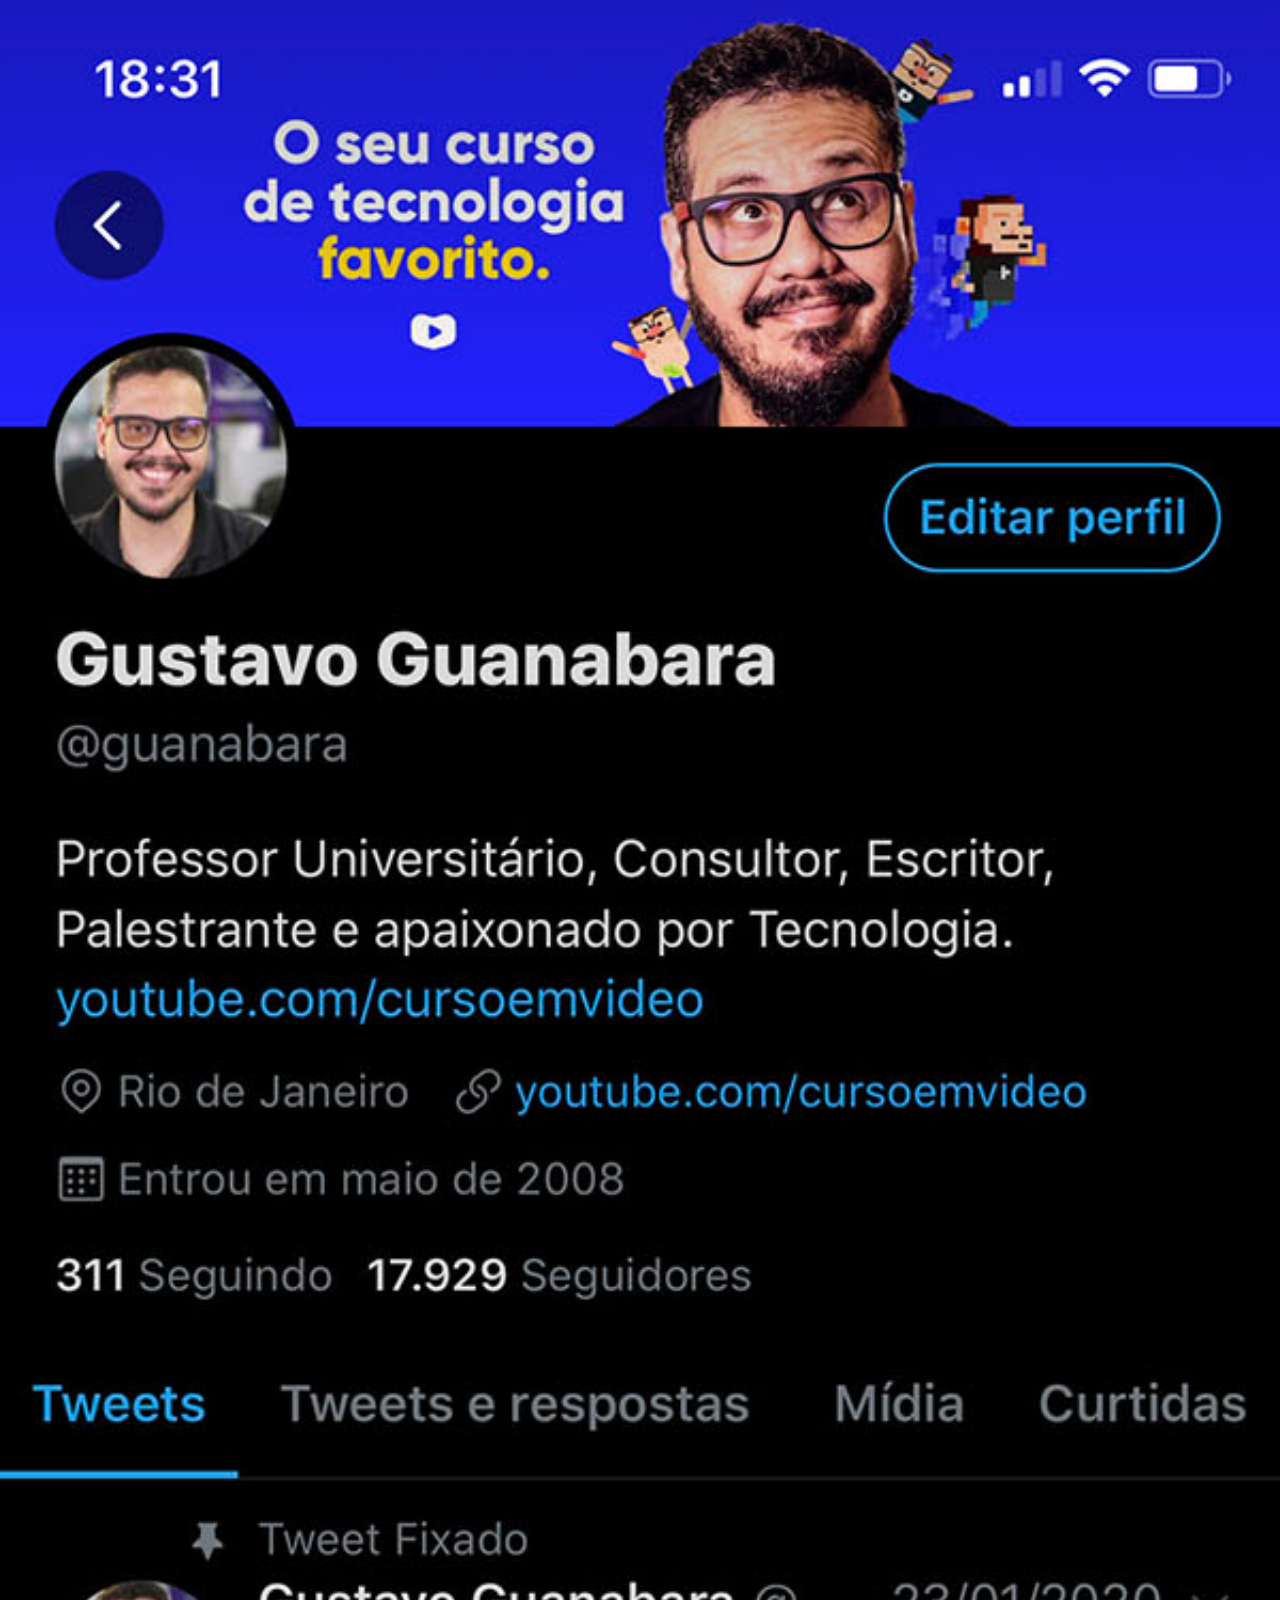
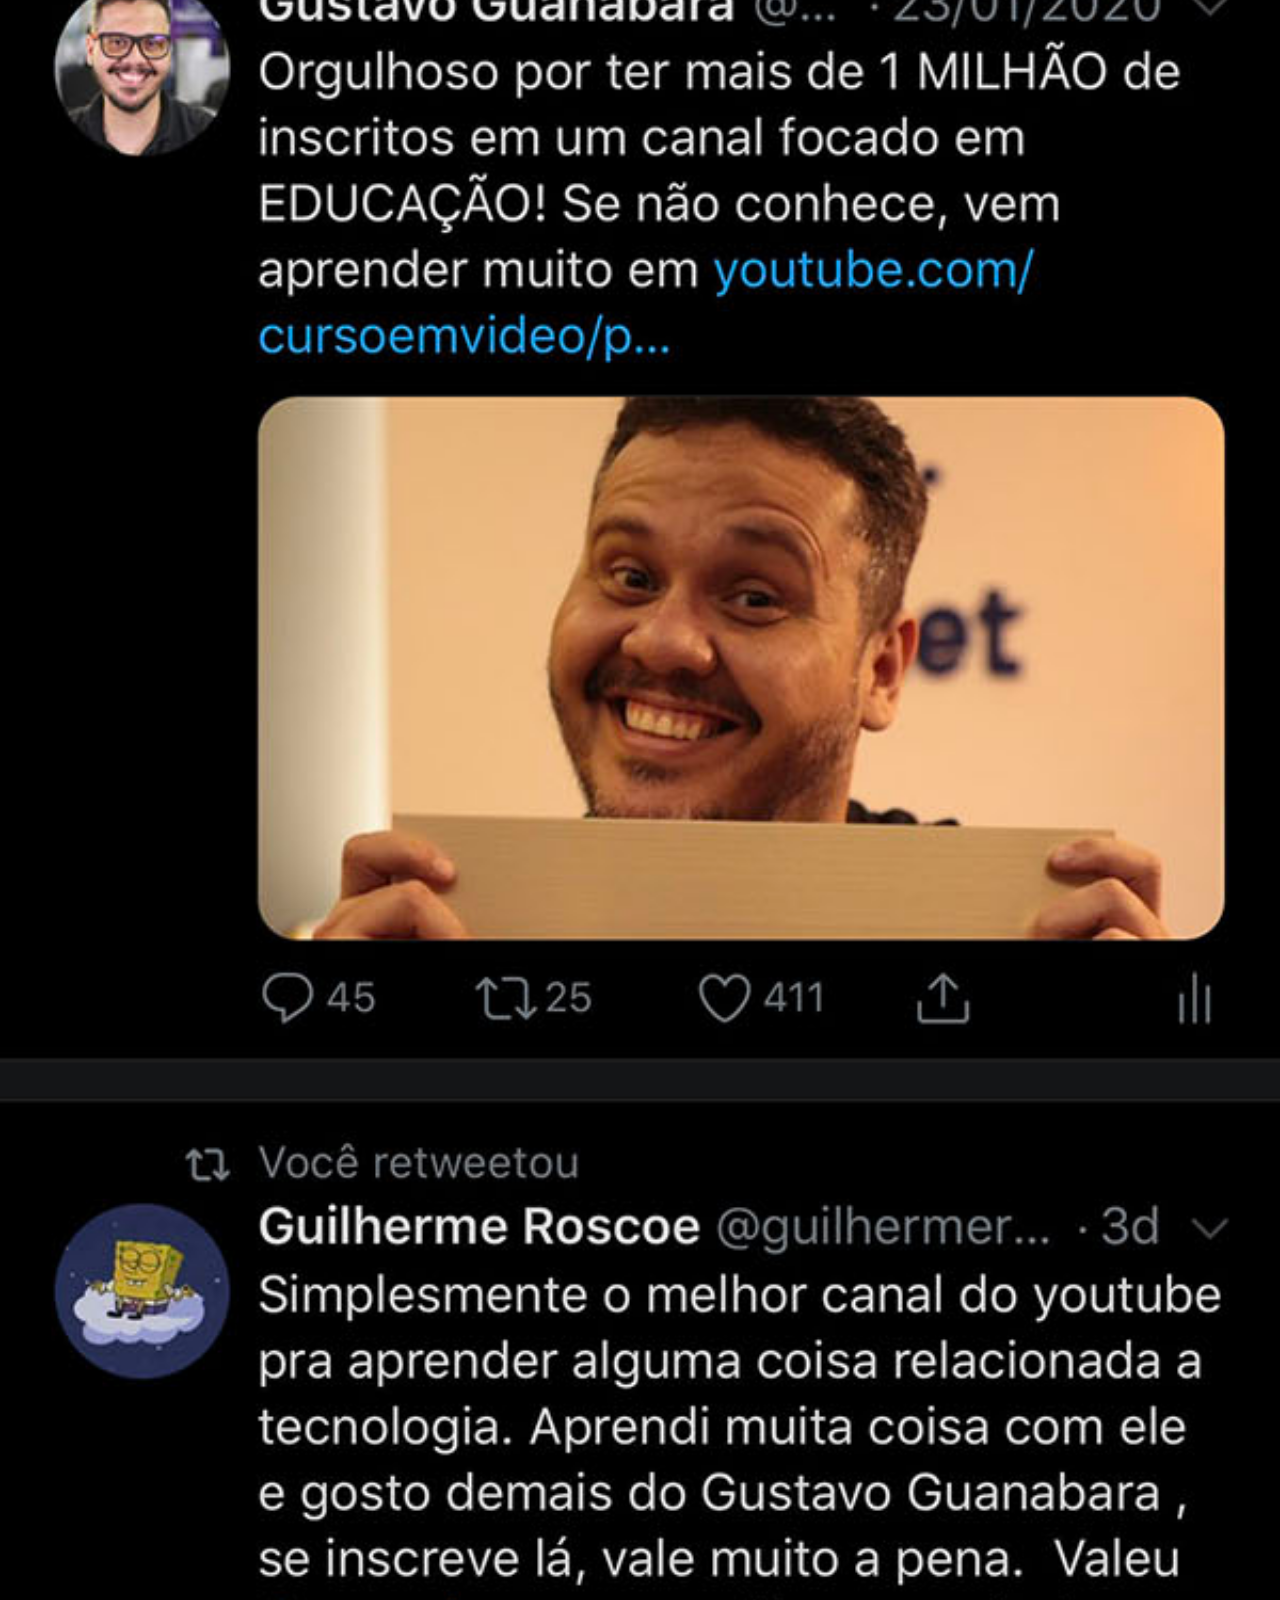
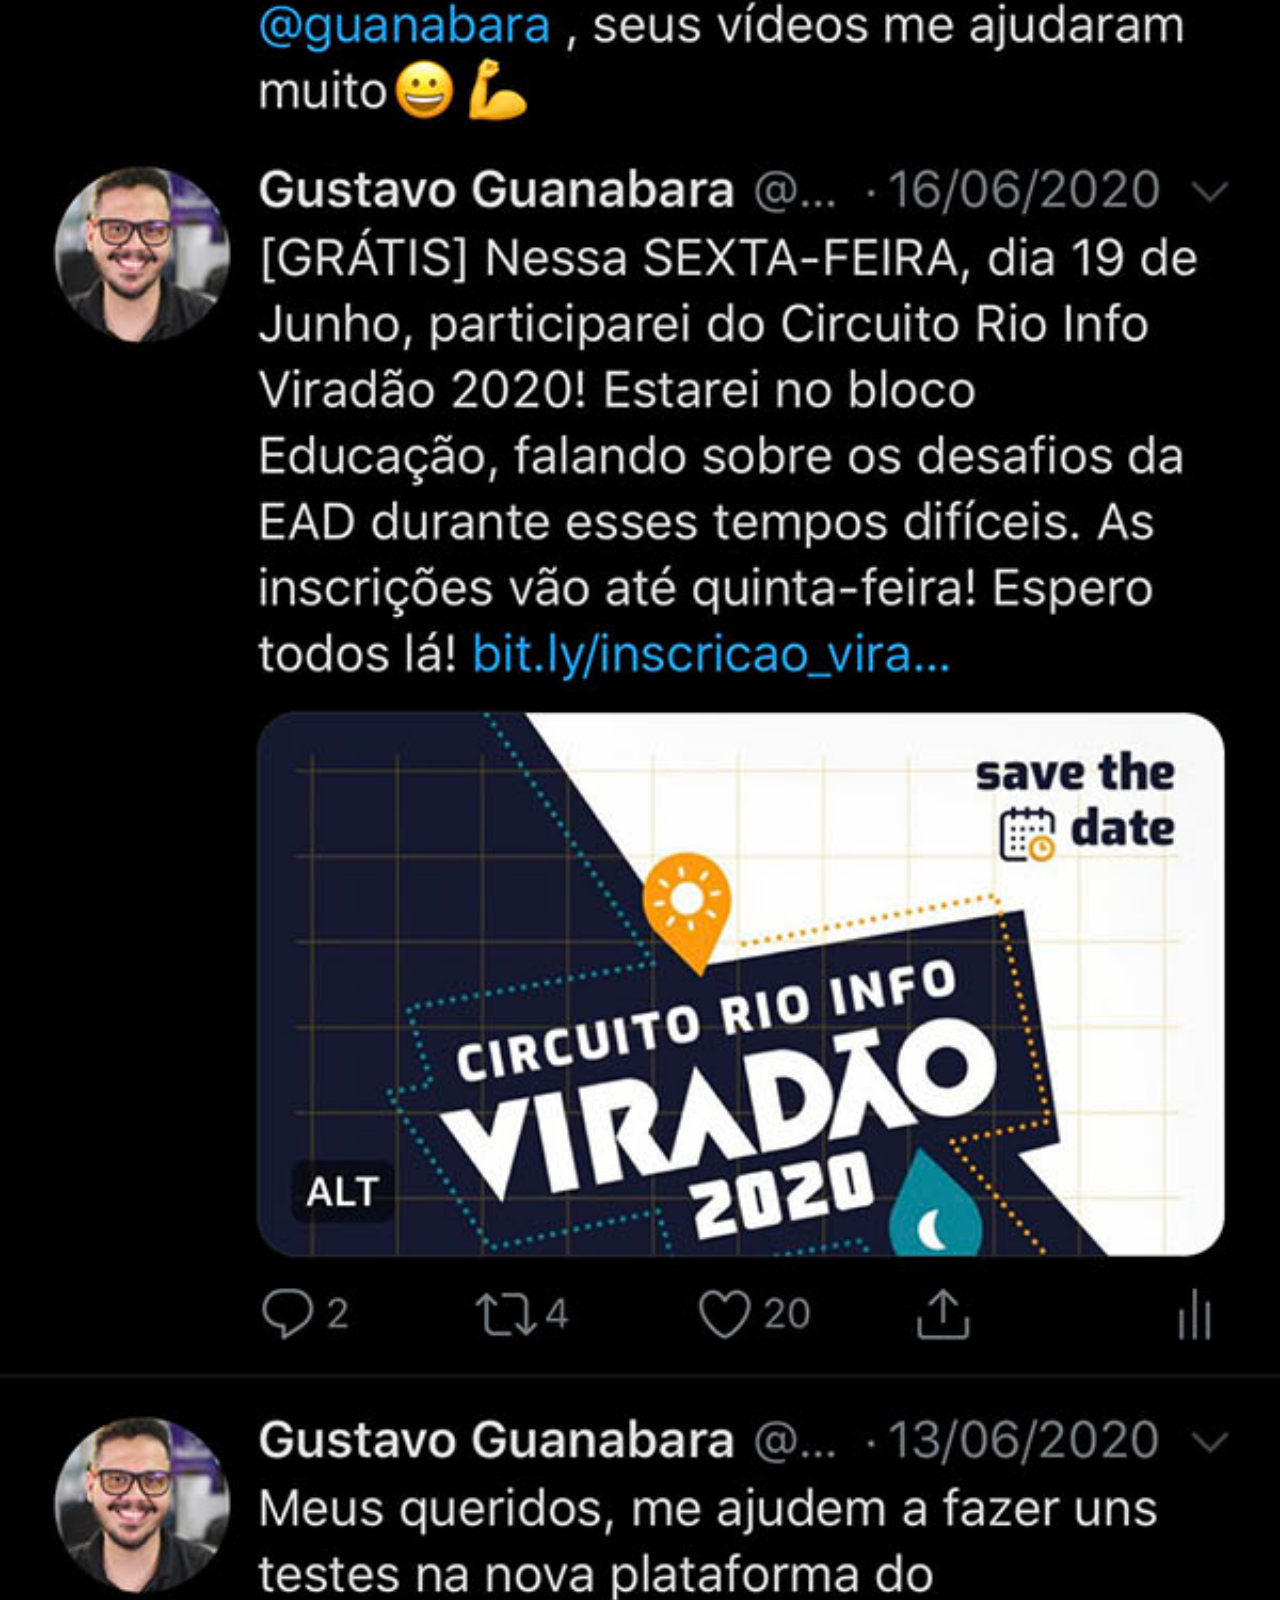
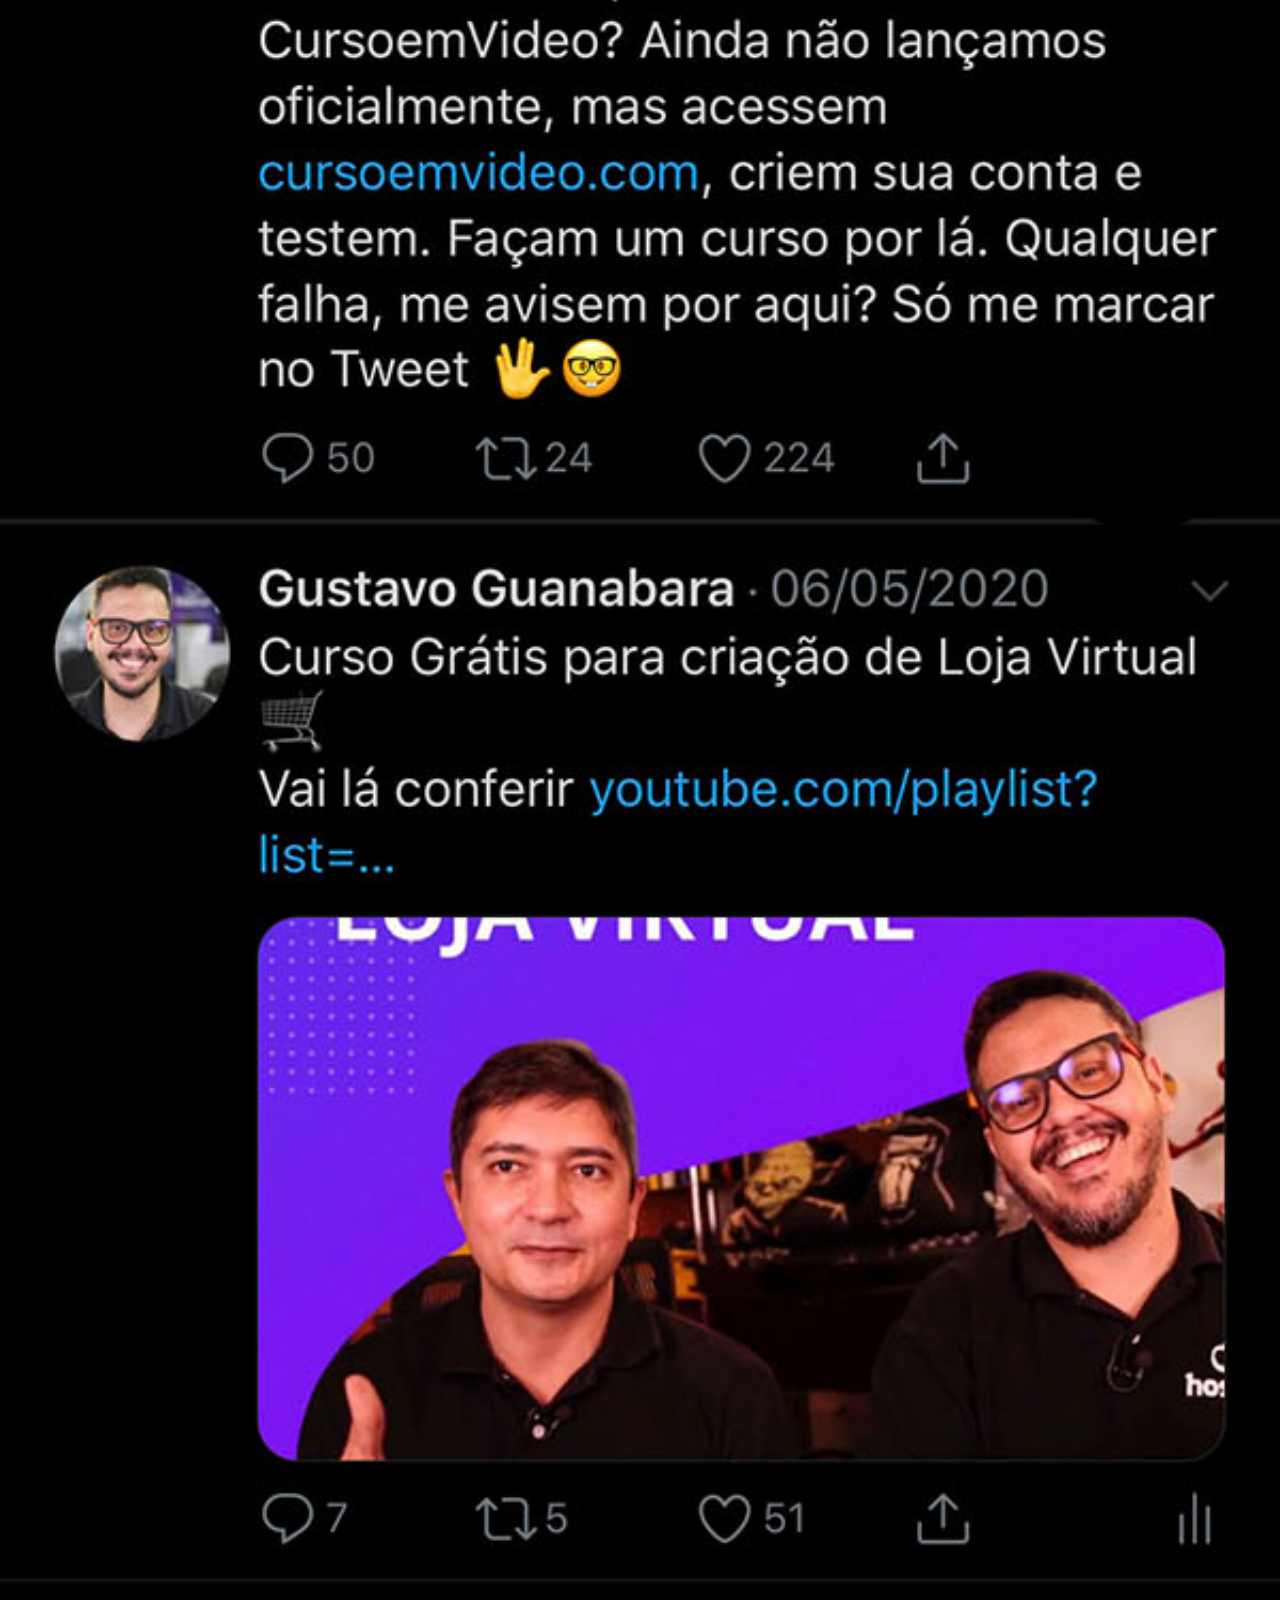
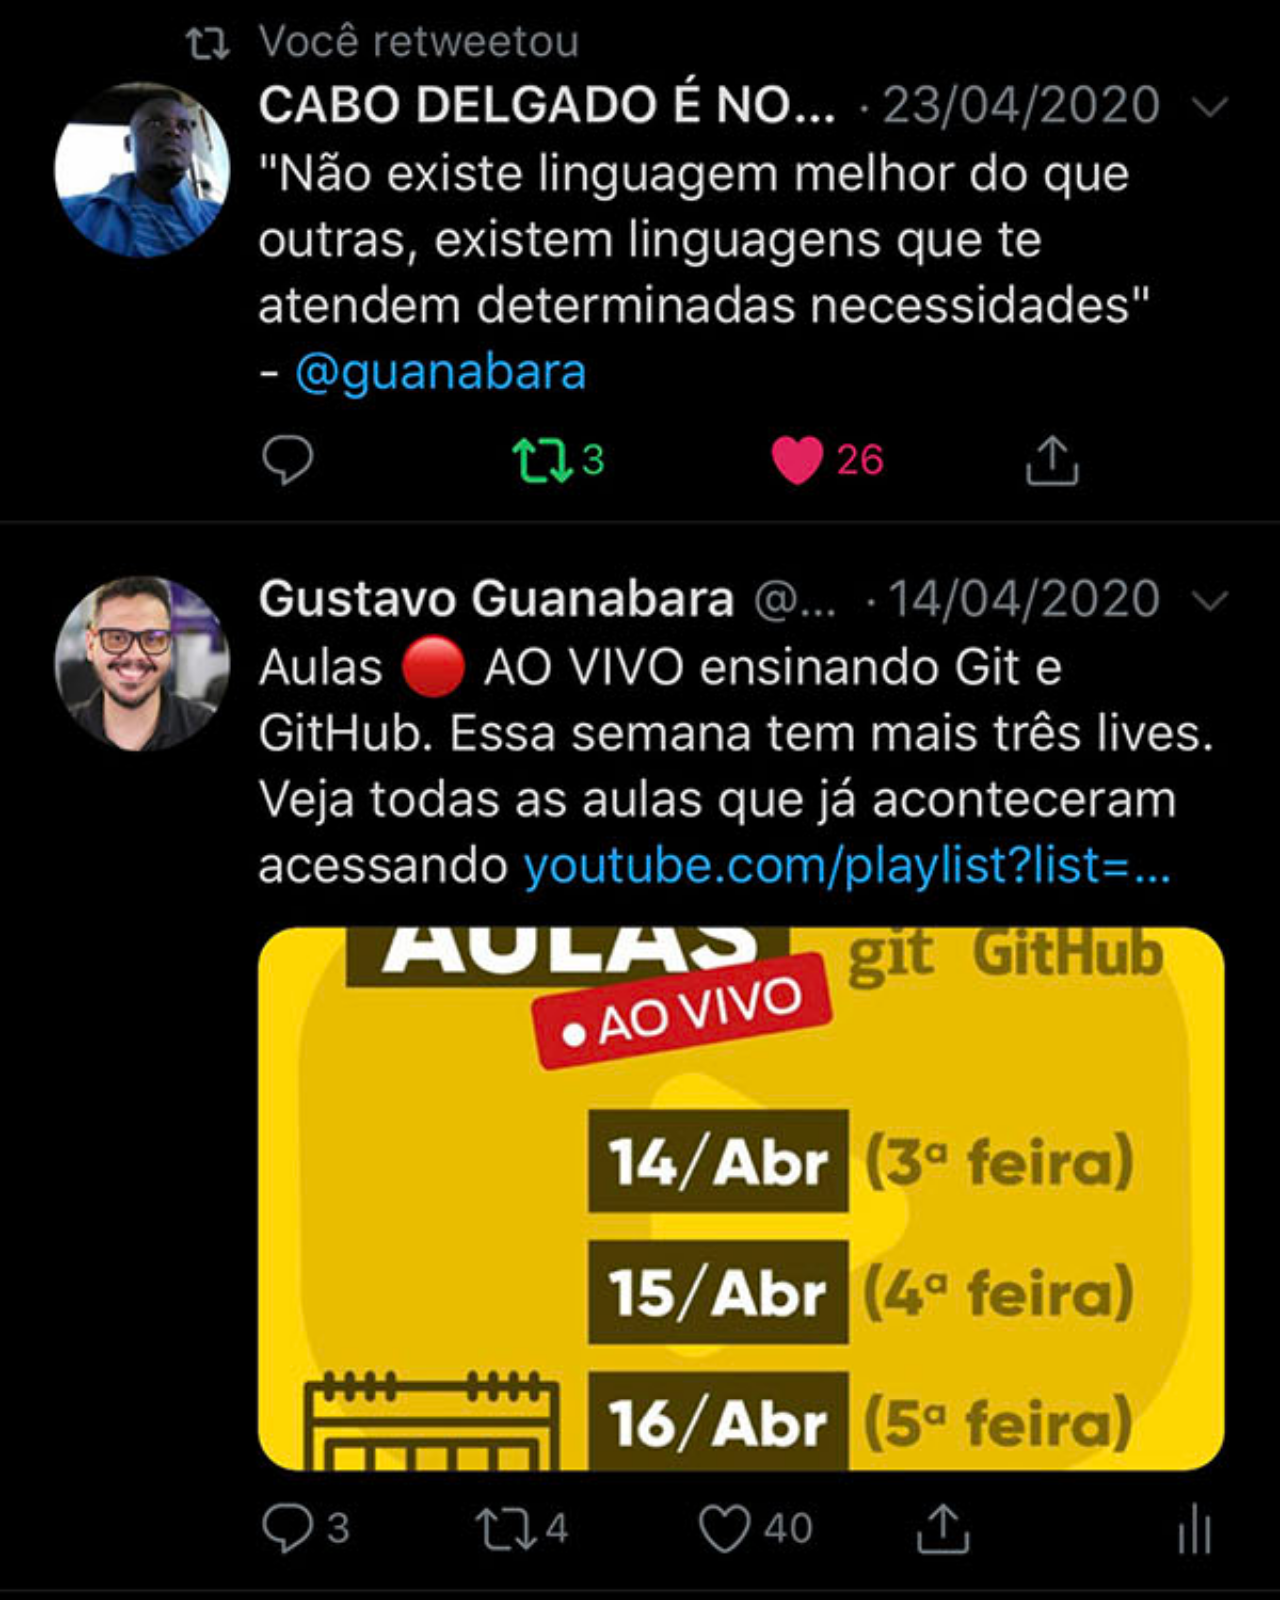
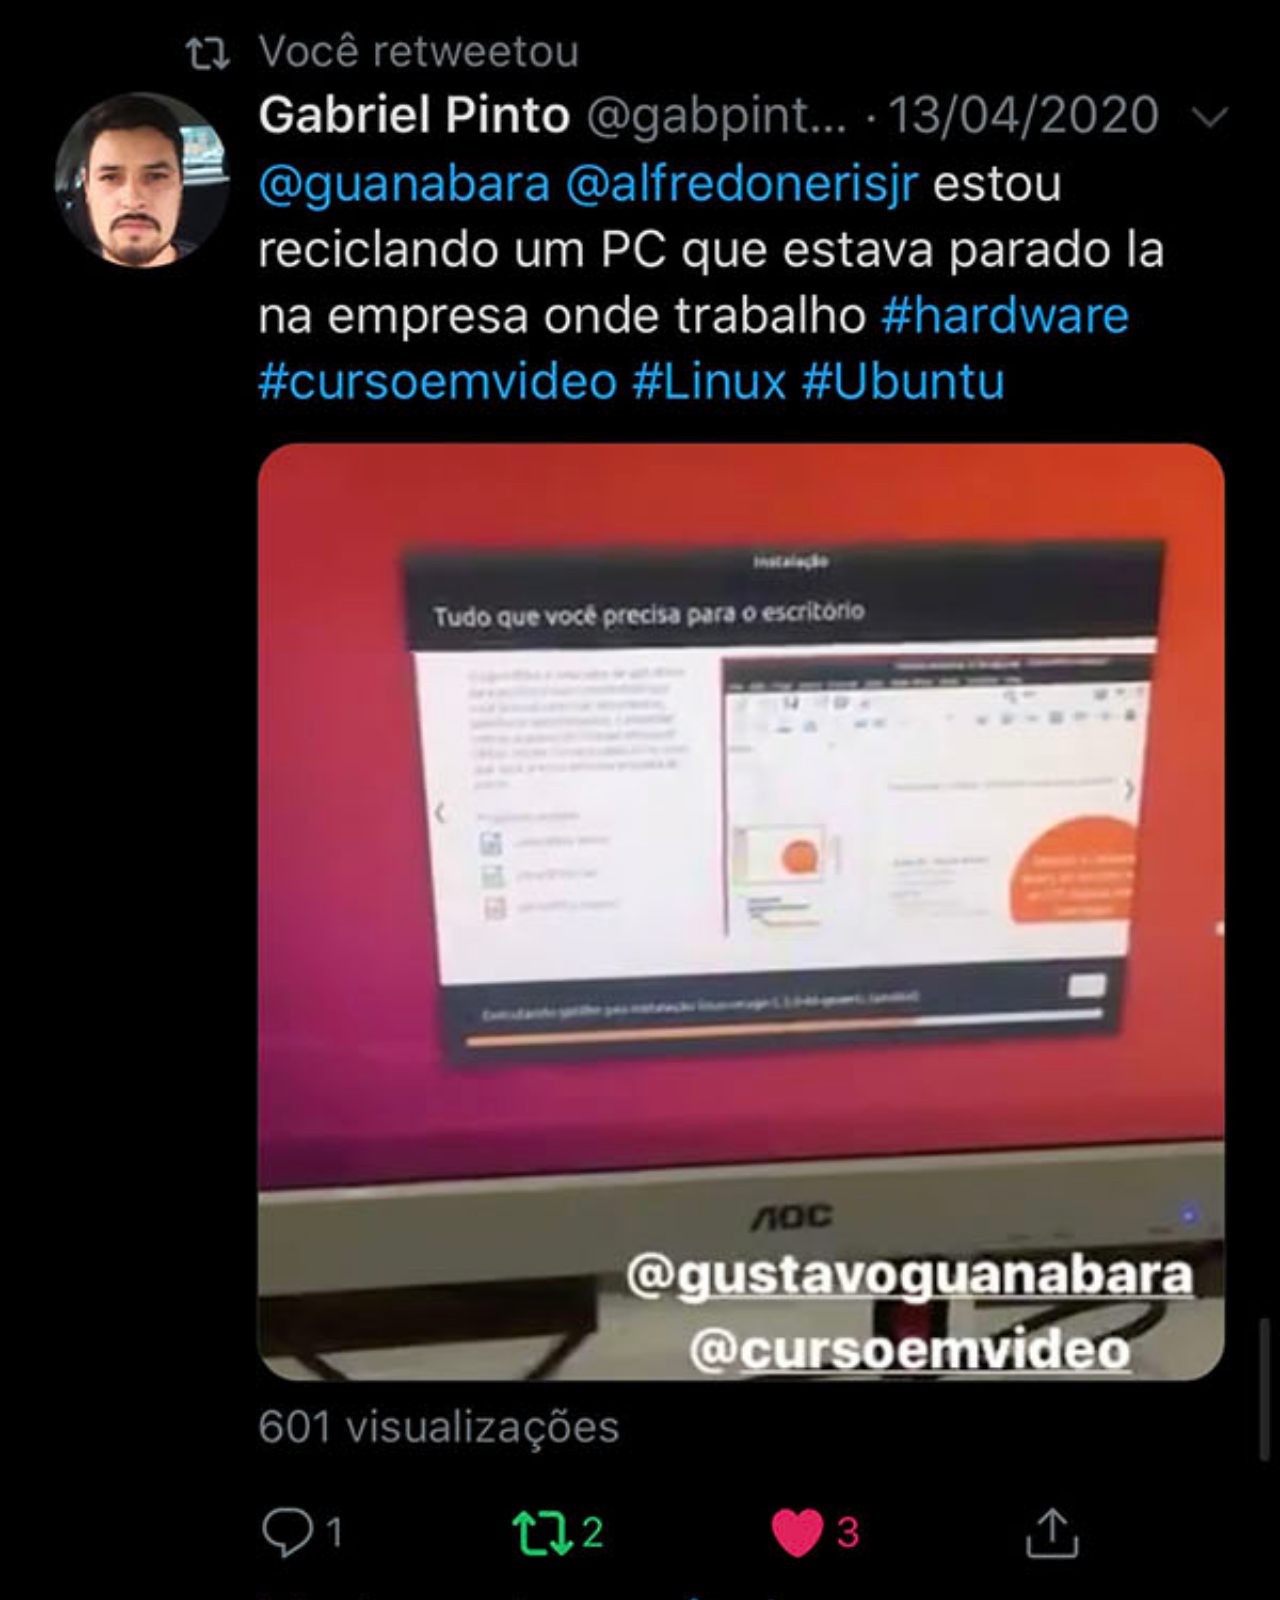
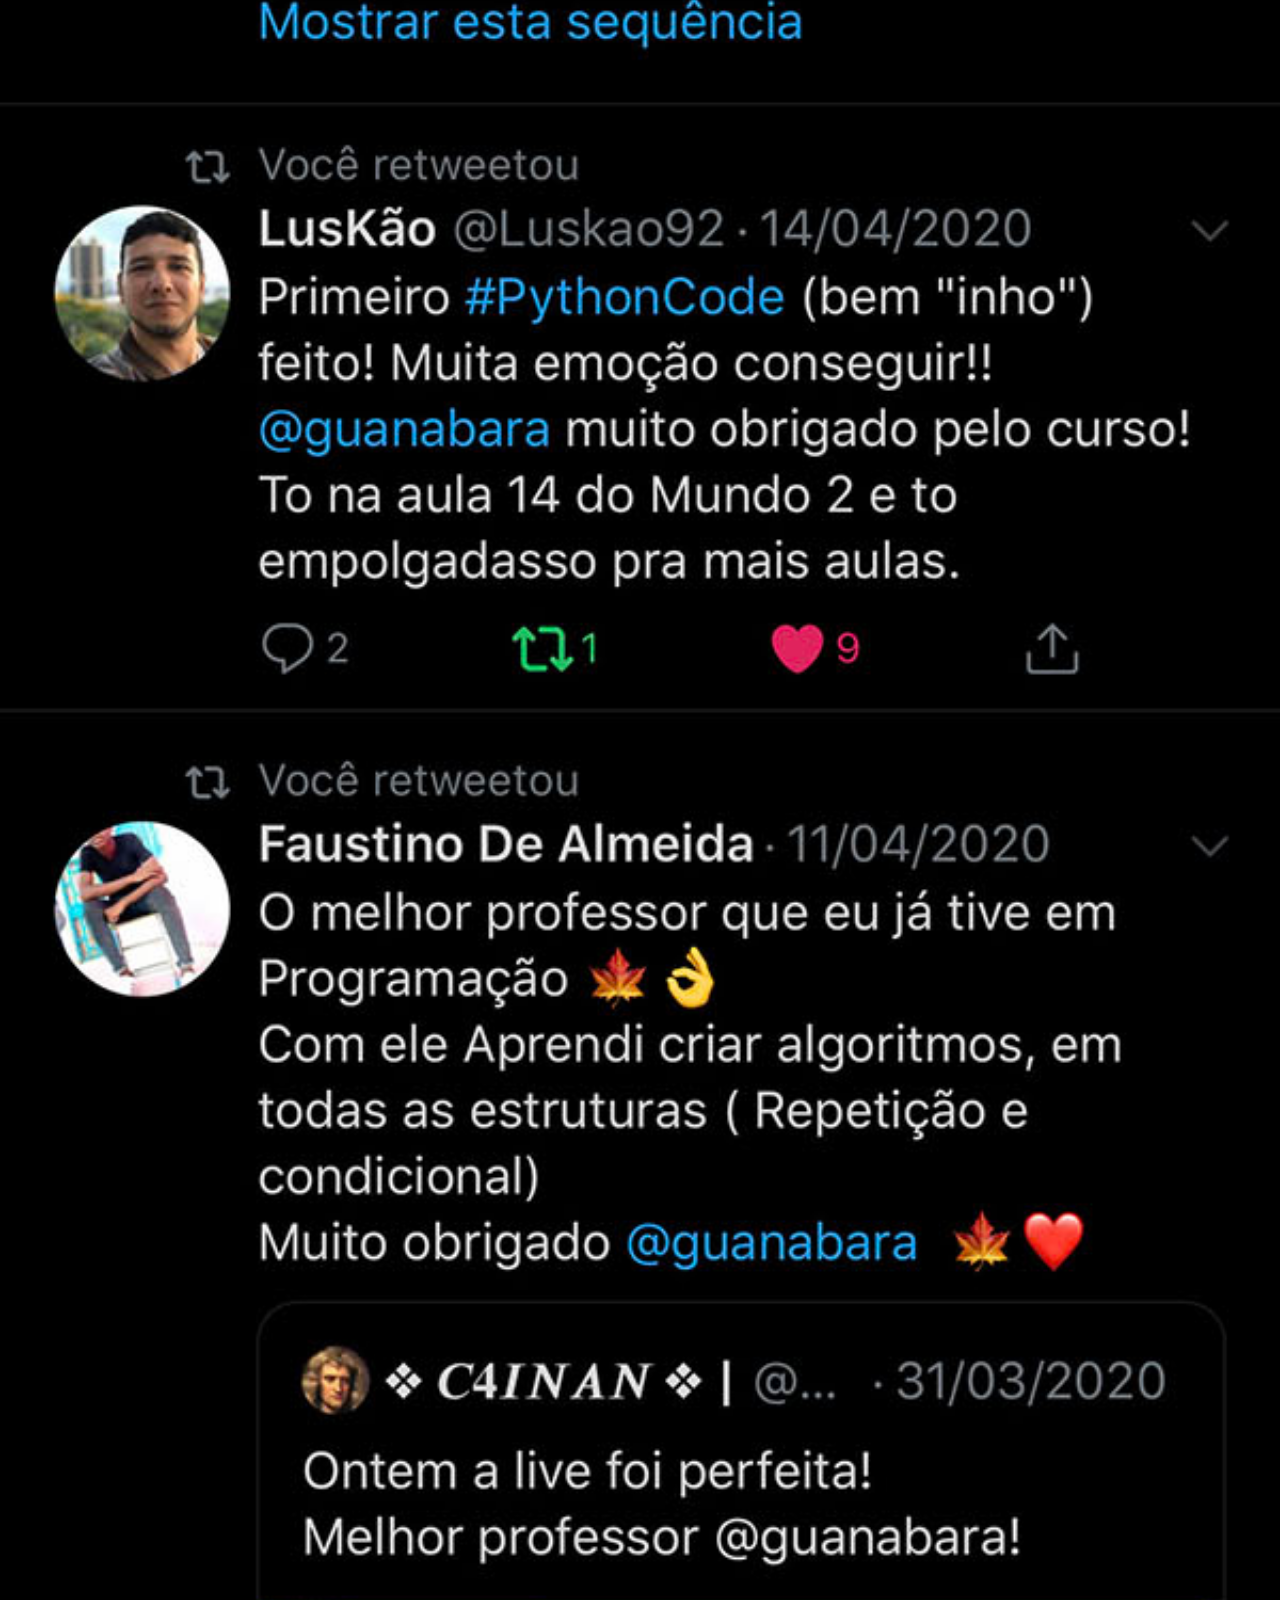
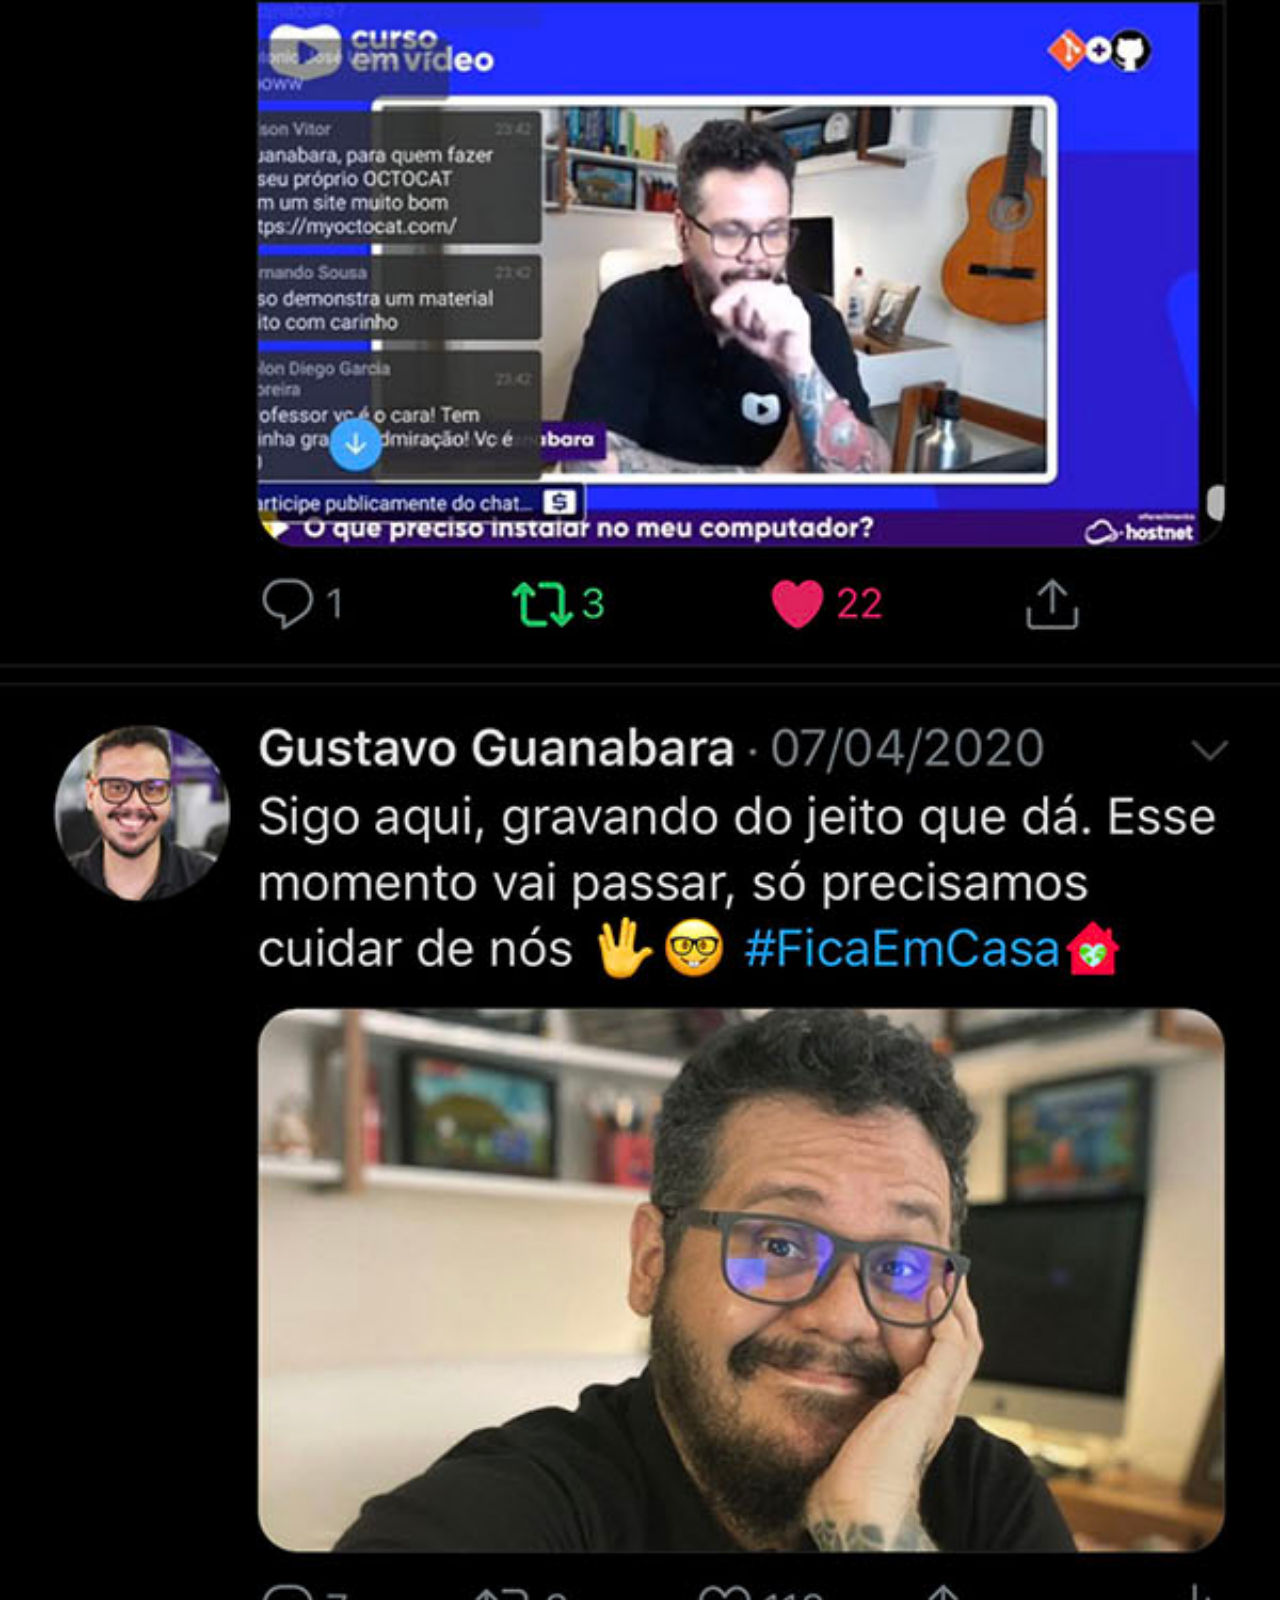
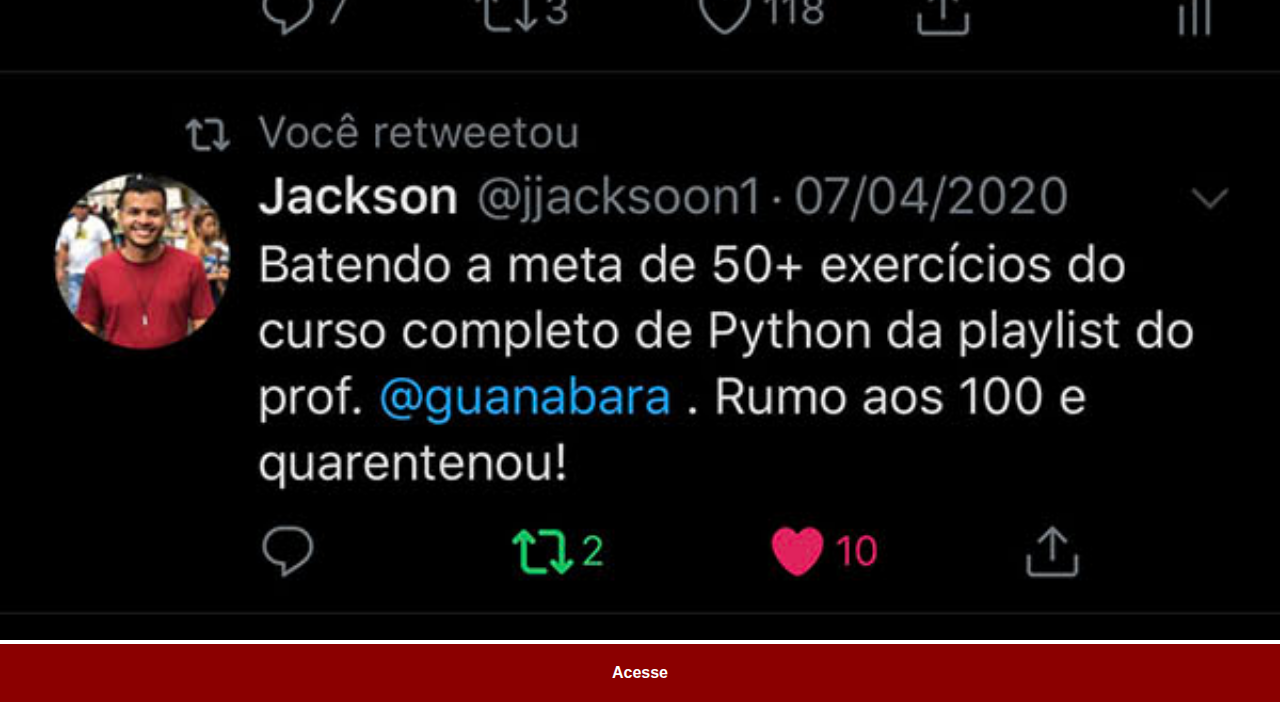
<file: twitter.html>
<!DOCTYPE html>
<html lang="pt-br">
<head>
    <meta charset="UTF-8">
    <meta name="viewport" content="width=device-width, initial-scale=1.0">
    <title>Twitter</title>
    <link rel="stylesheet" href="estilos/social.css">
</head>
<body>
    <img src="imagens/tela-twitter.jpg" alt="Twitter">    
    <a href="">Acesse</a>
</body>
</html>
</file>
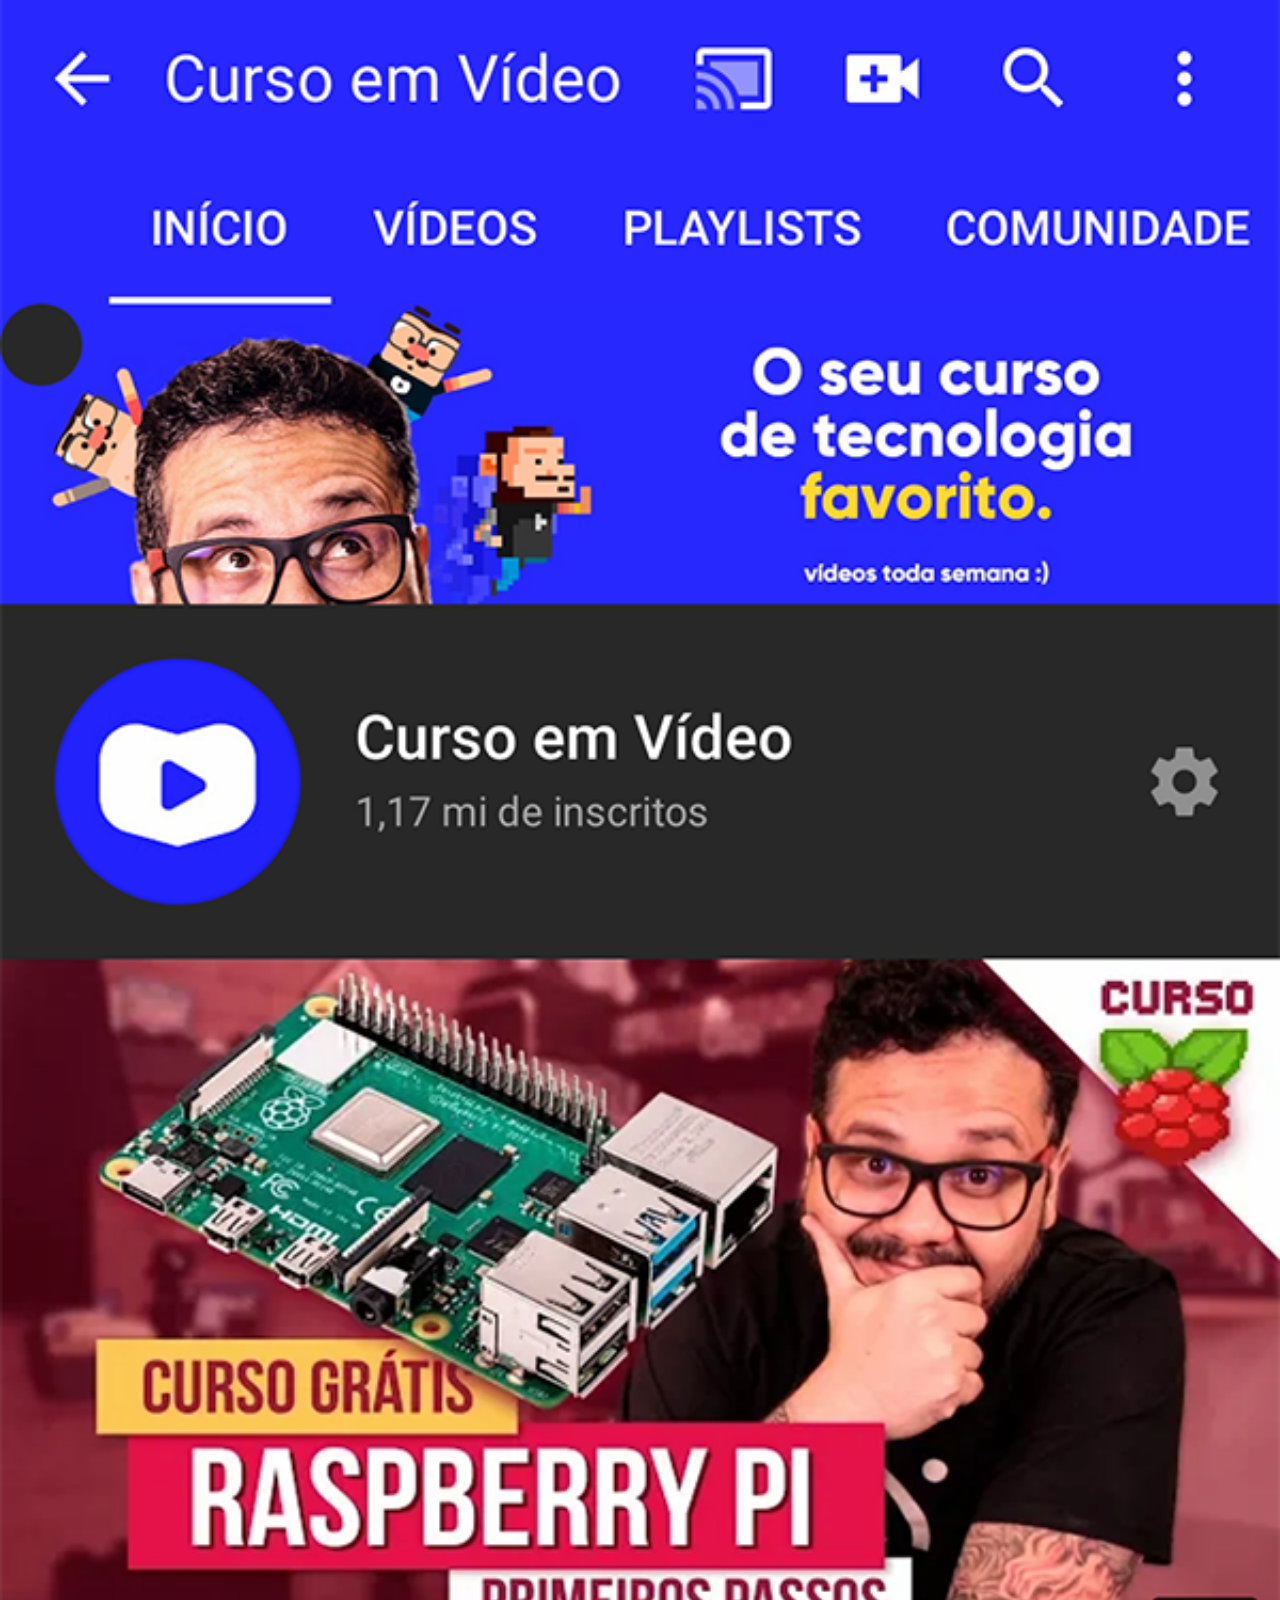
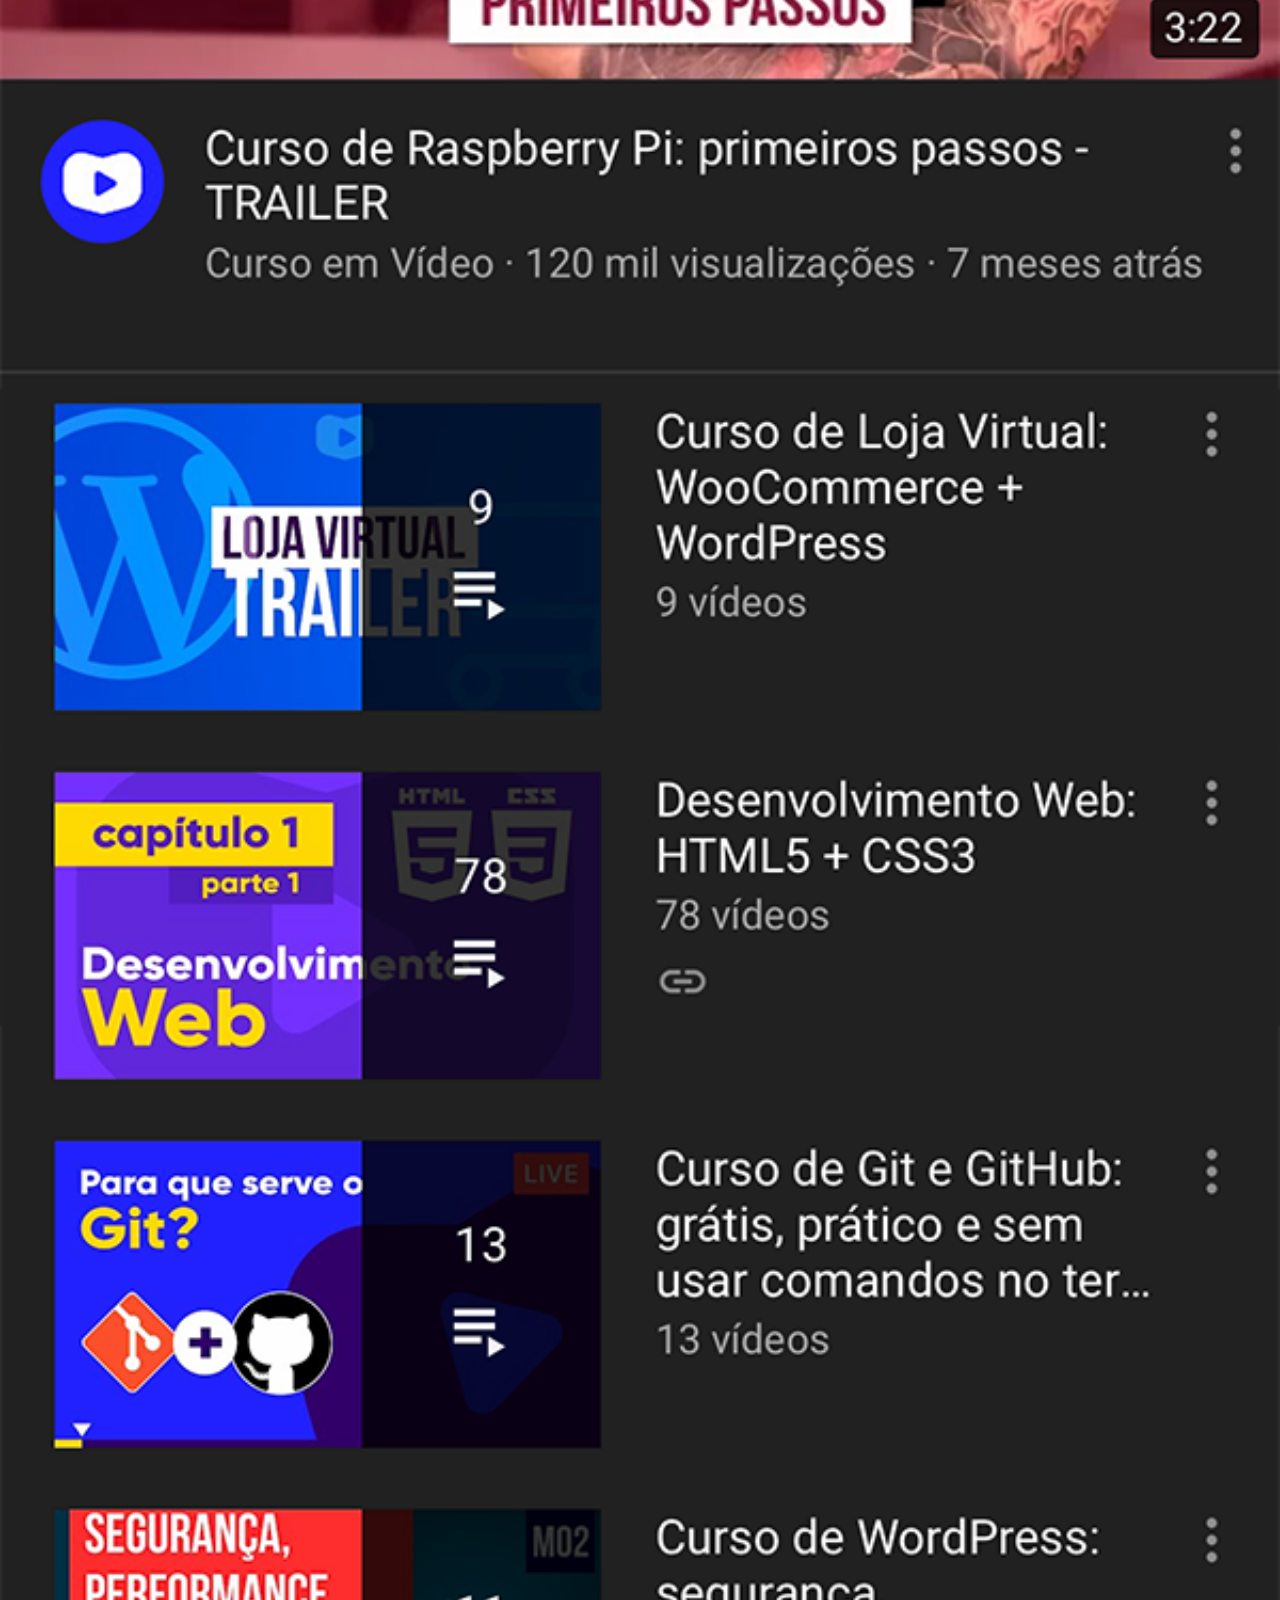
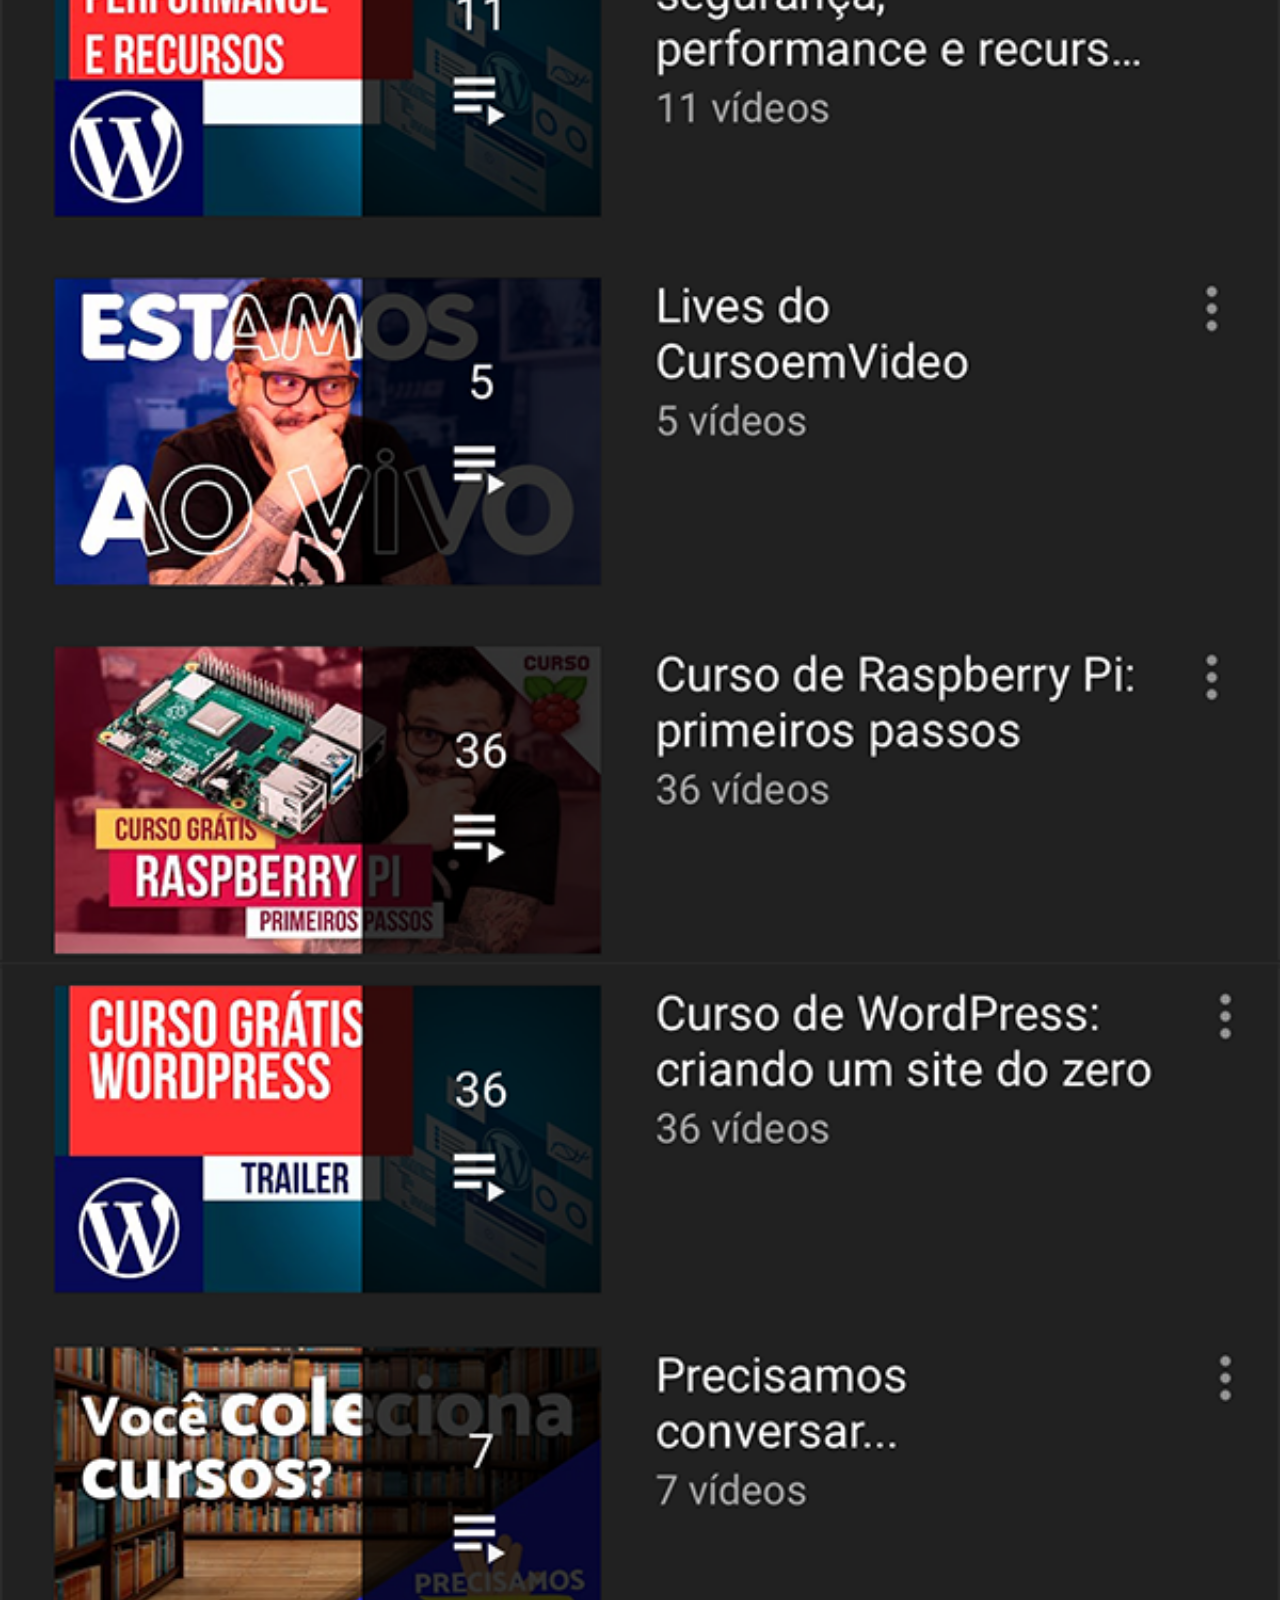
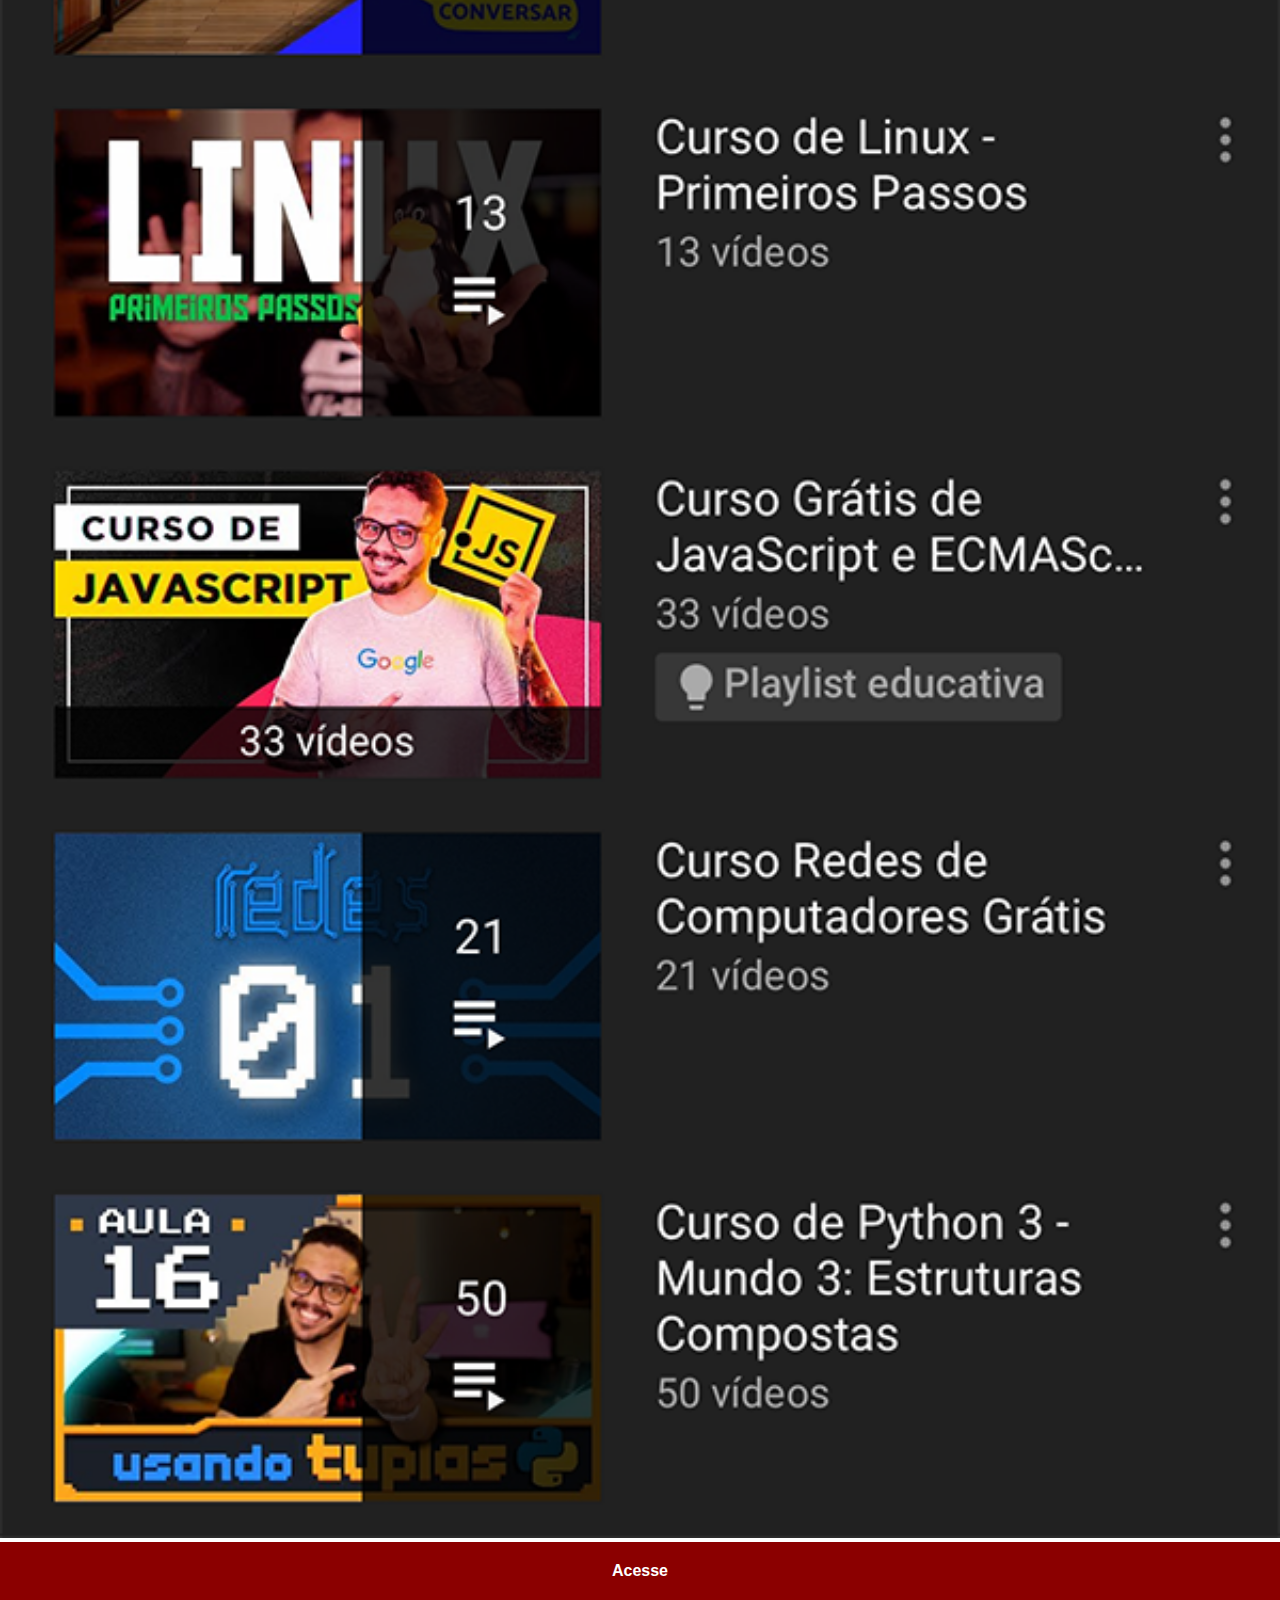
<file: youtube.html>
<!DOCTYPE html>
<html lang="pt-br">
<head>
    <meta charset="UTF-8">
    <meta name="viewport" content="width=device-width, initial-scale=1.0">
    <link rel="stylesheet" href="estilos/social.css">
</head>
<body>
    <img src="imagens/tela-youtube.png" alt="Youtube">
    <a href="https://www.youtube.com/@CursoemVideo/playlists" target="_blank">Acesse</a>
</body>
</html>
</file>
<file: estilos/social.css>
@charset "UTF-8";

* {
    margin: 0px;
    padding: 0px;
    font-family: Arial, Helvetica, sans-serif;
}


/*esconder a barra de rolagem*/
::-webkit-scrollbar {
    width: 0px;
    height: 0px;
}

img {
    width: 100vw;
}

a {
    display: block;
    background-color: darkred;
    color: white;
    padding: 20px;
    text-align: center;
    font-weight: bolder;
    text-decoration: none;
}

a:hover {
    background-color: red;
}
</file>
<file: estilos/style.css>
@charset "UTF-8";

/*Reset Total*/
* {
    margin: 0px;
    padding: 0px;
    font-family: Arial, Helvetica, sans-serif;
}

html, body {
    height: 100vh; /*altura total*/
    width: 100vw;
    background-color: black;
}

body {
    /*configurando background*/
    background: url('../imagens/bck3.jpg') no-repeat top center;
    background-size: cover;
    background-attachment: fixed;
}

main {
    height: 100vh;
    position: relative;
}

section#telefone {
    /*posicionar no meio da tela*/
    position: absolute; 
    top: 50%;
    left: 50%;
    transform: translate(-50%, -50%);
    /*configurando frame do iphone|tamanho pelo GIMP*/
    height: 627px;
    width: 311px;
    background-color: blue;
    background: url('../imagens/frame-iphone.png') no-repeat;
    
}

iframe#tela {
    position: relative;
    top: 80px;
    left: 22px;
    width: 269px;
    height: 471px;
}

section#redes-sociais {
    text-align: right;
}
/*Não pode usar o sinal de > porque não é direto o caminho*/
section#redes-sociais img {
    width: 50px;
    margin: 10px;
    border-radius: 50%; /*deixa cada metade redonda*/
    box-shadow: 5px 5px 10px rgba(0, 0, 0, 0.493);
    /*para bordar fazer parte da caixa*/
    box-sizing: border-box;
}
/*quando passar o mouse em cima > usa hover*/
section#redes-sociais img:hover {
    border: 2px solid rgb(204, 204, 204);
    transform: translate(-3px, -3px);
    transition: transform 0.5s;
}
</file>
